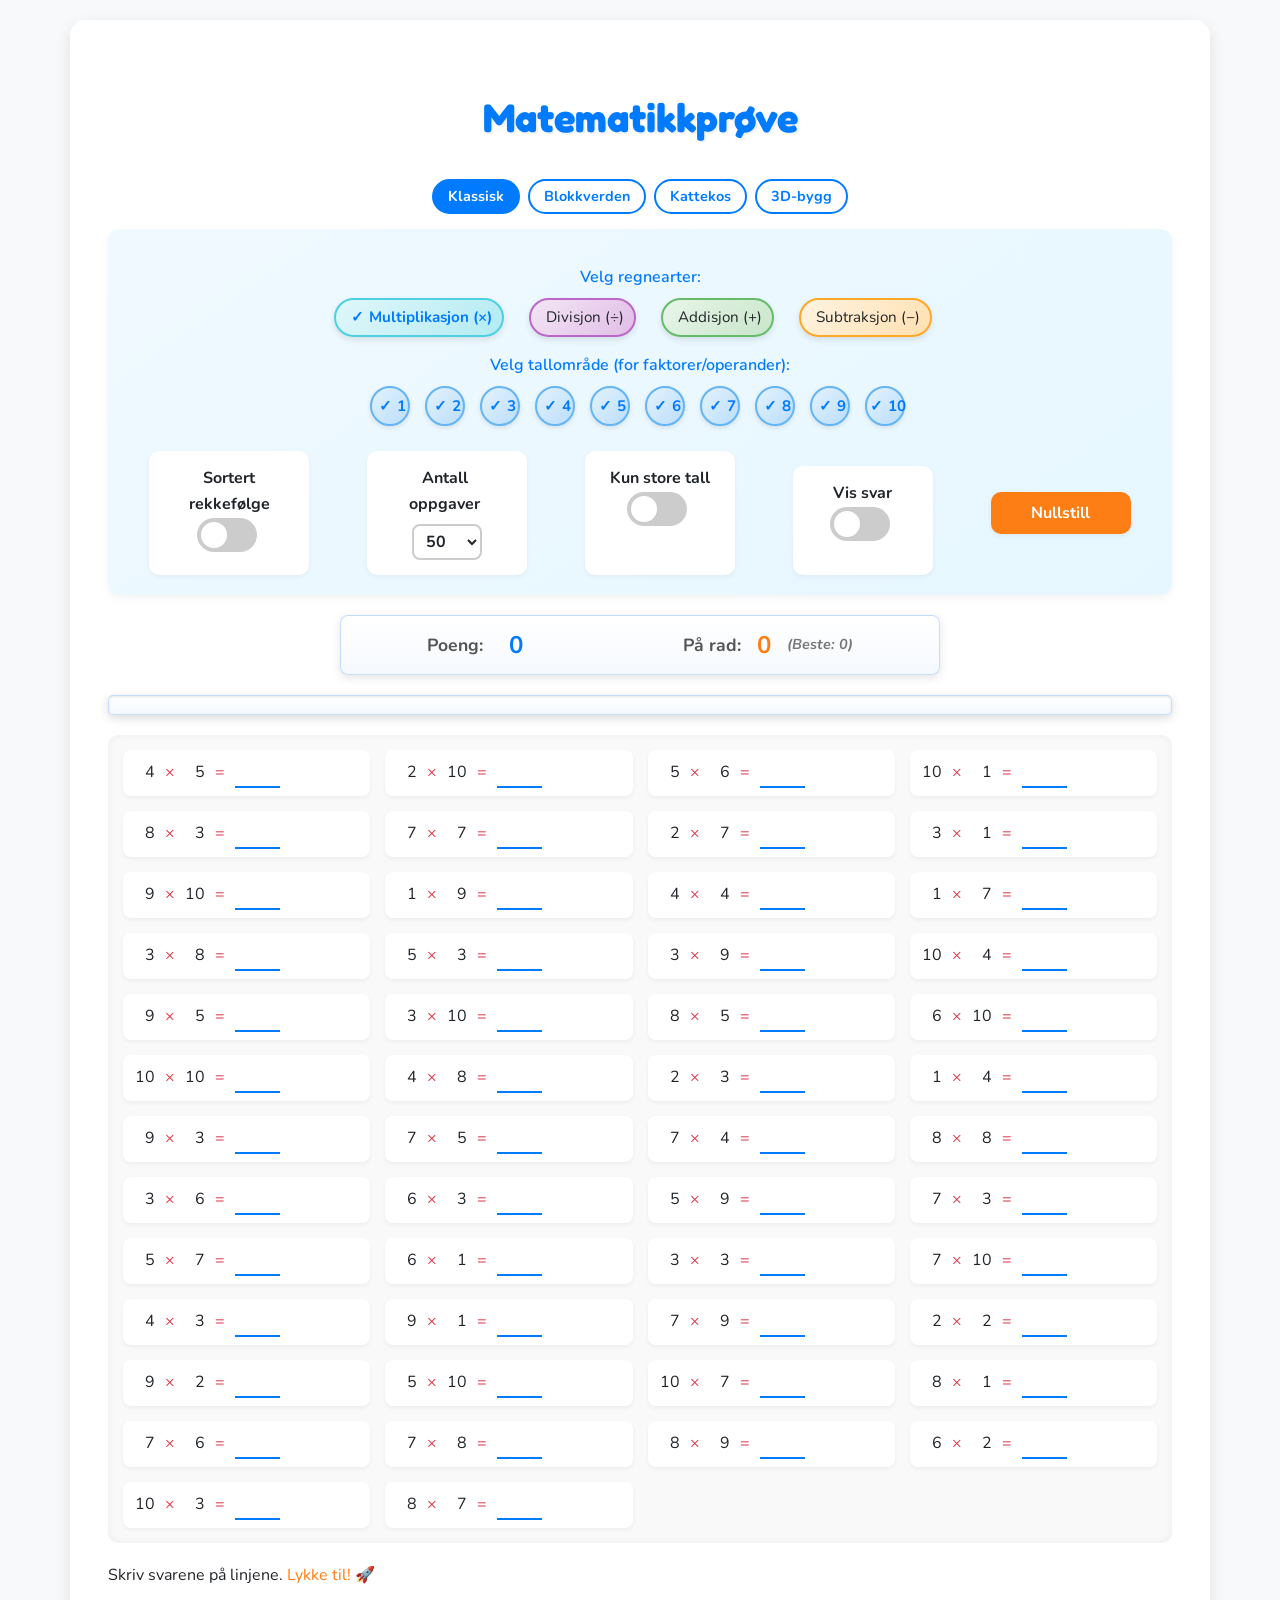
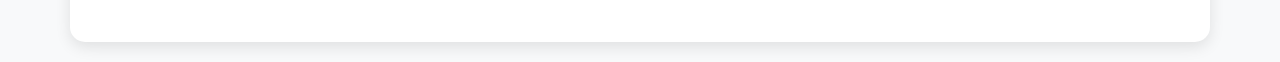
<file: index.html>
<!DOCTYPE html>
<html lang="no">
<head>
    <meta charset="UTF-8">
    <meta name="viewport" content="width=device-width, initial-scale=1.0">
    <title>Gangetabellen</title>
    <!-- Entry point: send the visitor to the design they picked last (default: classic). -->
    <noscript><meta http-equiv="refresh" content="0; url=index-classic.html"></noscript>
    <script src="js/theme.js"></script>
    <script>location.replace(getSavedTheme().page);</script>
</head>
<body>
    <noscript><p><a href="index-classic.html">Åpne Gangetabellen</a></p></noscript>
</body>
</html>
</file>
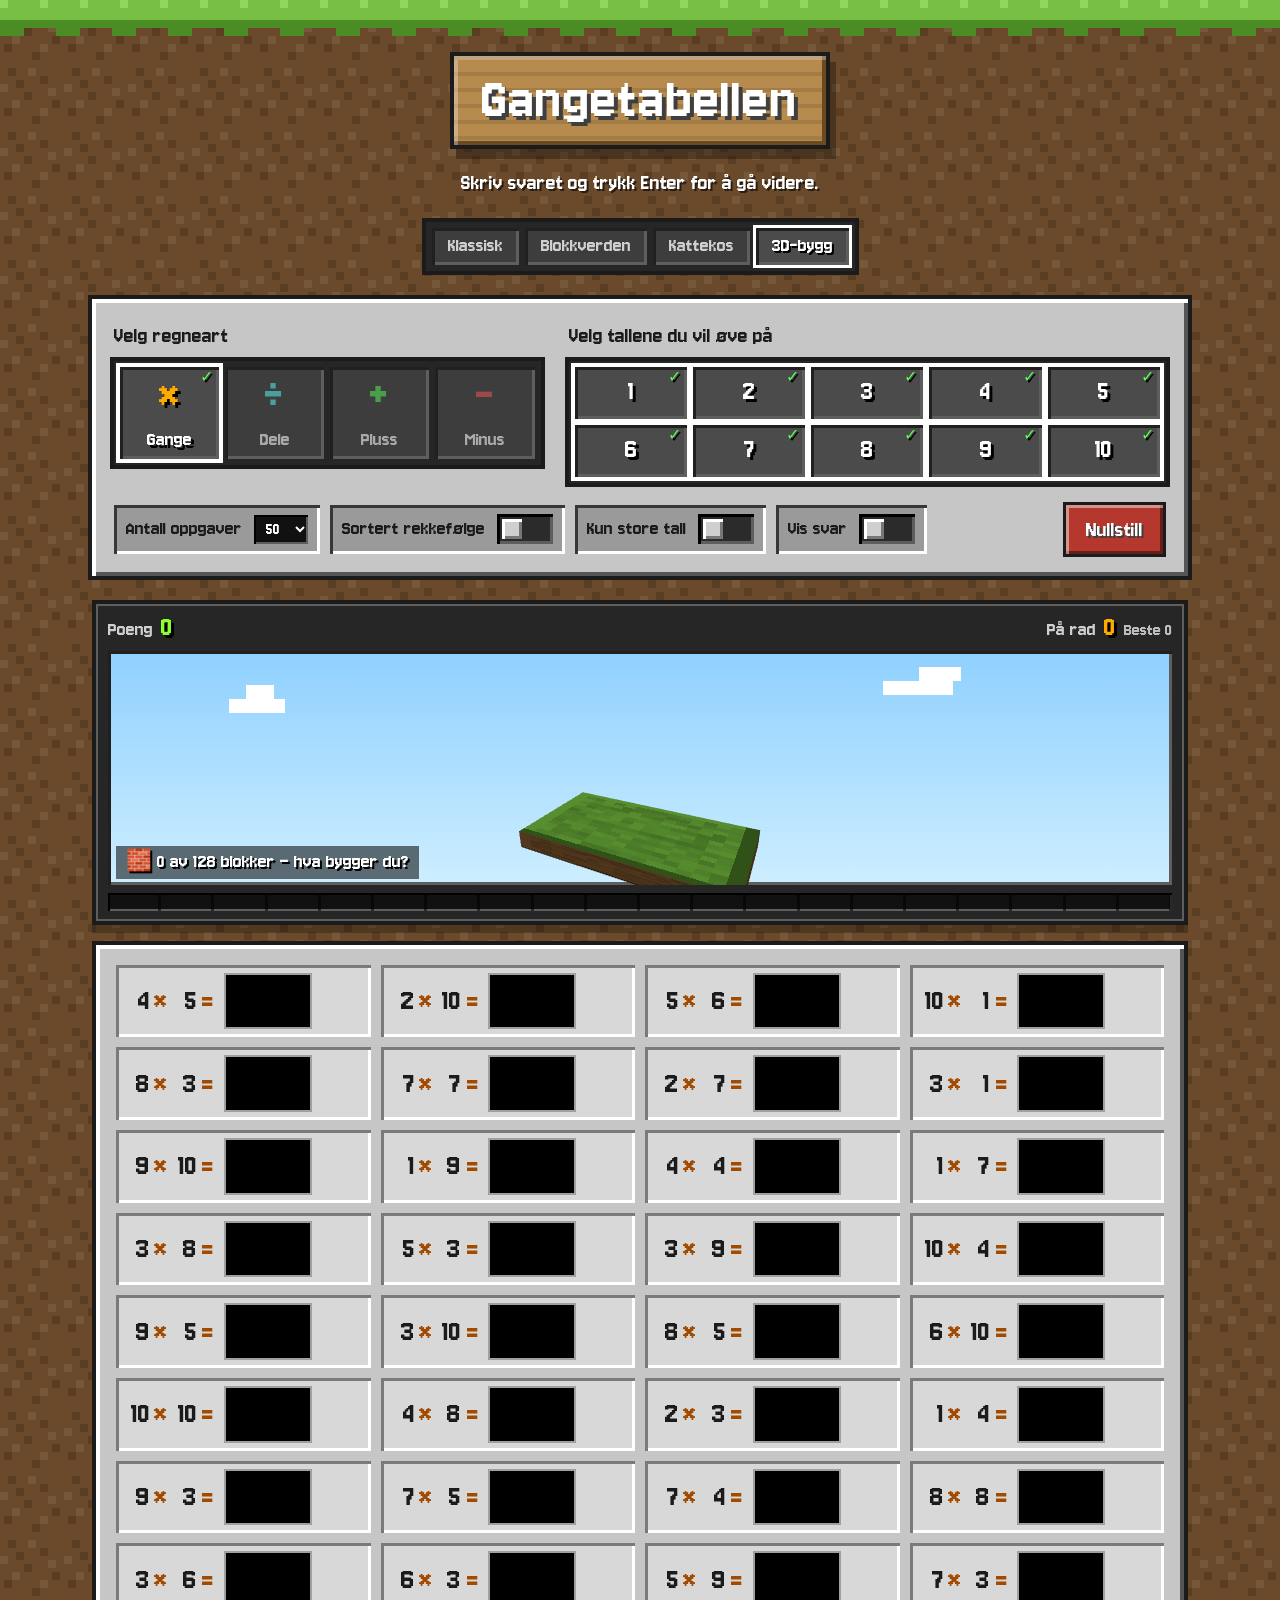
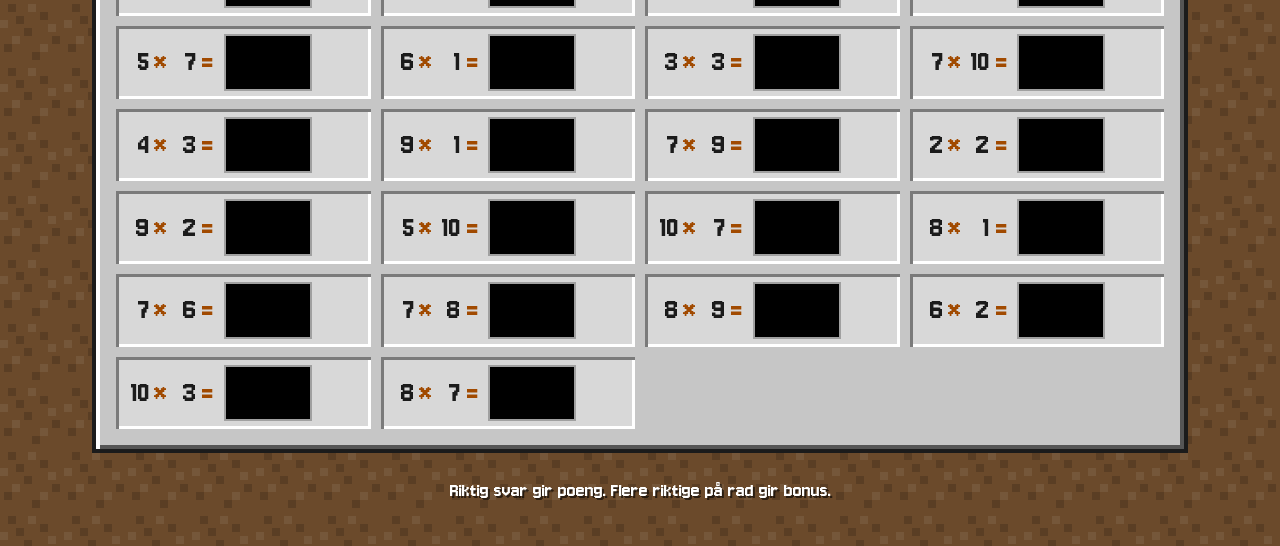
<file: index-build.html>
<!DOCTYPE html>
<html lang="no">
<head>
    <meta charset="UTF-8">
    <meta name="viewport" content="width=device-width, initial-scale=1.0">
    <meta name="theme-color" content="#4c8c25">
    <title>Gangetabellen</title>
    <link rel="preconnect" href="https://fonts.googleapis.com">
    <link rel="preconnect" href="https://fonts.gstatic.com" crossorigin>
    <link href="https://fonts.googleapis.com/css2?family=Jersey+10&display=swap" rel="stylesheet">
    <link rel="stylesheet" href="css/minecraft.css?v=2">
    <link rel="stylesheet" href="css/build.css?v=1">
</head>
<body data-theme="build">

    <div class="container">

        <header class="hero">
            <h1 class="sign">Gangetabellen</h1>
            <p class="hero-hint">Skriv svaret og trykk Enter for å gå videre.</p>
            <nav class="theme-switcher no-print" id="theme-switcher"></nav>
        </header>

        <!-- Settings: the hotbar picks the kind of math, the slots pick the numbers -->
        <section class="panel controls" aria-label="Innstillinger">
            <div class="pickers">
                <div class="picker operation-selection">
                    <h2 class="group-title">Velg regneart</h2>
                    <div class="hotbar">
                        <label class="slot op-multiply">
                            <input type="checkbox" name="operation_type" value="multiply" checked onchange="onConfigChange(this)">
                            <span class="slot-face"><b class="sym" aria-hidden="true">×</b><span class="slot-name">Gange</span></span>
                        </label>
                        <label class="slot op-divide">
                            <input type="checkbox" name="operation_type" value="divide" onchange="onConfigChange(this)">
                            <span class="slot-face"><b class="sym" aria-hidden="true">÷</b><span class="slot-name">Dele</span></span>
                        </label>
                        <label class="slot op-add">
                            <input type="checkbox" name="operation_type" value="add" onchange="onConfigChange(this)">
                            <span class="slot-face"><b class="sym" aria-hidden="true">+</b><span class="slot-name">Pluss</span></span>
                        </label>
                        <label class="slot op-subtract">
                            <input type="checkbox" name="operation_type" value="subtract" onchange="onConfigChange(this)">
                            <span class="slot-face"><b class="sym" aria-hidden="true">−</b><span class="slot-name">Minus</span></span>
                        </label>
                    </div>
                </div>

                <div class="picker number-selection">
                    <h2 class="group-title">Velg tallene du vil øve på</h2>
                    <div class="numbers">
                        <label class="slot"><input type="checkbox" name="a_number" value="1" checked onchange="onConfigChange(this)"><span class="slot-face">1</span></label>
                        <label class="slot"><input type="checkbox" name="a_number" value="2" checked onchange="onConfigChange(this)"><span class="slot-face">2</span></label>
                        <label class="slot"><input type="checkbox" name="a_number" value="3" checked onchange="onConfigChange(this)"><span class="slot-face">3</span></label>
                        <label class="slot"><input type="checkbox" name="a_number" value="4" checked onchange="onConfigChange(this)"><span class="slot-face">4</span></label>
                        <label class="slot"><input type="checkbox" name="a_number" value="5" checked onchange="onConfigChange(this)"><span class="slot-face">5</span></label>
                        <label class="slot"><input type="checkbox" name="a_number" value="6" checked onchange="onConfigChange(this)"><span class="slot-face">6</span></label>
                        <label class="slot"><input type="checkbox" name="a_number" value="7" checked onchange="onConfigChange(this)"><span class="slot-face">7</span></label>
                        <label class="slot"><input type="checkbox" name="a_number" value="8" checked onchange="onConfigChange(this)"><span class="slot-face">8</span></label>
                        <label class="slot"><input type="checkbox" name="a_number" value="9" checked onchange="onConfigChange(this)"><span class="slot-face">9</span></label>
                        <label class="slot"><input type="checkbox" name="a_number" value="10" checked onchange="onConfigChange(this)"><span class="slot-face">10</span></label>
                    </div>
                </div>
            </div>

            <div class="toggles-container">
                <div class="toggle-container">
                    <label class="toggle-label" for="problem-count">Antall oppgaver</label>
                    <select id="problem-count" class="count-select" onchange="onConfigChange(this)">
                        <option value="10">10</option>
                        <option value="25">25</option>
                        <option value="50" selected>50</option>
                        <option value="100">100</option>
                    </select>
                </div>
                <div class="toggle-container">
                    <span class="toggle-label">Sortert rekkefølge</span>
                    <label class="toggle-switch">
                        <input type="checkbox" id="order-toggle" onchange="onConfigChange(this)">
                        <span class="slider"></span>
                    </label>
                </div>
                <div class="toggle-container">
                    <span class="toggle-label" id="large-numbers-label">Kun store tall</span>
                    <label class="toggle-switch">
                        <input type="checkbox" id="large-numbers-toggle" onchange="onConfigChange(this)">
                        <span class="slider"></span>
                    </label>
                </div>
                <div class="toggle-container show-answers">
                    <span class="toggle-label" id="show-answers-label">Vis svar</span>
                    <label class="toggle-switch">
                        <input type="checkbox" id="show-results" onchange="onConfigChange(this)">
                        <span class="slider"></span>
                    </label>
                </div>
                <button type="button" id="clear-btn" class="mc-btn clear-button no-print" onclick="clearTest()">Nullstill</button>
            </div>
        </section>

        <!-- Sticky HUD: score and streak on top, XP-style progress bar below -->
        <div class="progress-container no-print" id="progress-container">
            <div class="gamification-panel no-print" id="gamification-panel" style="display: none;">
                <div class="points-container">
                    <span class="points-label">Poeng</span>
                    <span class="points-value" id="points-display">0</span>
                </div>
                <div class="streak-container">
                    <span class="streak-label">På rad</span>
                    <span class="streak-value" id="streak-display">0</span>
                    <span class="highest-streak">Beste <span id="highest-streak">0</span></span>
                </div>
            </div>
            <!-- 3D stage: every correct answer drops a block onto the picture being built -->
            <div class="build-stage" id="build-stage">
                <canvas id="build-canvas" aria-label="3D-bygg som vokser for hvert riktige svar" role="img"></canvas>
                <p class="build-caption" id="build-caption" aria-live="polite"></p>
            </div>
            <div class="xp-track">
                <div class="progress-bar" id="progress-bar"></div>
            </div>
        </div>

        <main class="problems-list panel" id="problems-list">
            <!-- Problems will be generated here via JavaScript -->
        </main>

        <footer class="footer">
            <p>Riktig svar gir poeng. Flere riktige på rad gir bonus.</p>
        </footer>

        <!-- Summary Modal -->
        <div id="summary-modal" class="modal no-print" role="dialog" aria-modal="true" aria-labelledby="summary-title">
            <div class="modal-content panel">
                <button type="button" class="close-button" id="summary-close" aria-label="Lukk">×</button>
                <h2 id="summary-title">Oppsummering</h2>
                <div class="summary-stats">
                    <div class="summary-item item-points">
                        <span class="summary-label">Total poengsum</span>
                        <span id="summary-points" class="summary-value">0</span>
                    </div>
                    <div class="summary-item">
                        <span class="summary-label">Tid brukt</span>
                        <span id="summary-time" class="summary-value">0 sekunder</span>
                    </div>
                    <div class="summary-item">
                        <span class="summary-label">Riktige svar</span>
                        <span id="summary-correct" class="summary-value">0 av 0</span>
                    </div>
                    <div class="summary-item">
                        <span class="summary-label">Høyeste streak</span>
                        <span id="summary-streak" class="summary-value">0</span>
                    </div>
                </div>
                <p class="summary-build" id="summary-build"></p>
                <div class="practice-buttons">
                    <button type="button" id="restart-button" class="mc-btn mc-btn-go restart-button">Prøv igjen</button>
                    <button type="button" id="practice-button" class="mc-btn mc-btn-gold practice-button">Bli enda bedre! 💪</button>
                </div>
            </div>
        </div>
    </div>

    <script src="js/config.js"></script>
    <script src="js/clock.js"></script>
    <script src="js/problems.js"></script>
    <script src="js/layout.js"></script>
    <script src="js/render.js"></script>
    <script src="js/game.js"></script>
    <script src="js/answers.js"></script>
    <script src="js/controls.js"></script>
    <script src="js/summary.js"></script>
    <script src="js/persistence.js"></script>
    <script src="js/vendor/three.min.js"></script>
    <script src="js/build3d.js"></script>
    <script src="js/theme.js"></script>
    <script src="js/main.js"></script>
</body>
</html>
</file>
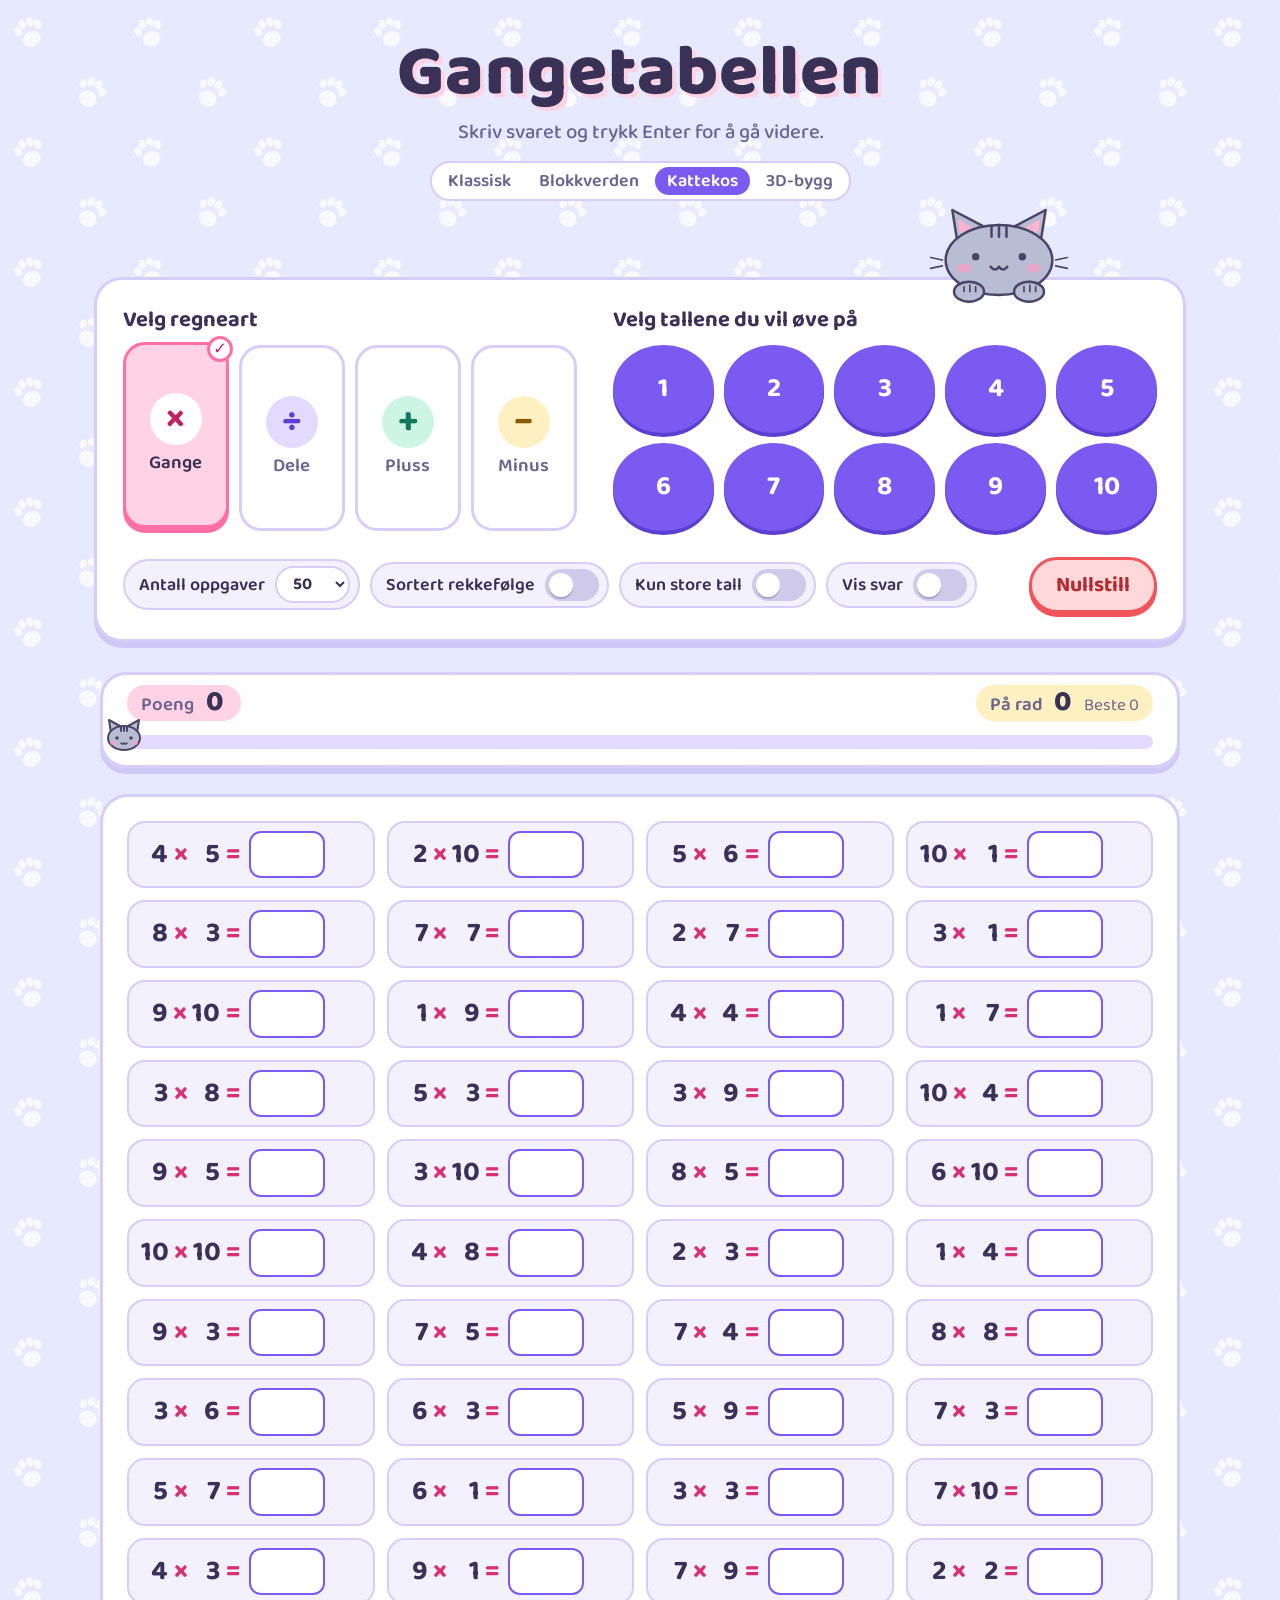
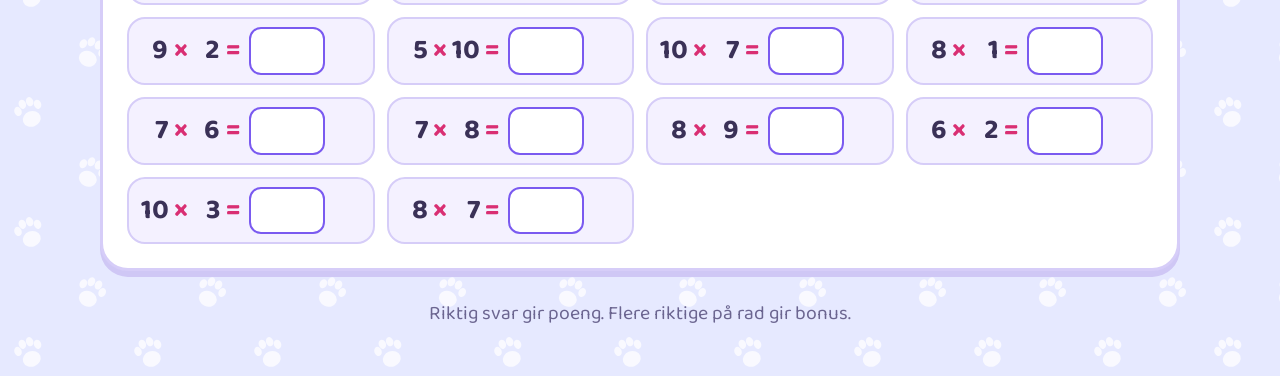
<file: index-cat.html>
<!DOCTYPE html>
<html lang="no">
<head>
    <meta charset="UTF-8">
    <meta name="viewport" content="width=device-width, initial-scale=1.0">
    <meta name="theme-color" content="#e6e9ff">
    <title>Gangetabellen</title>
    <link rel="preconnect" href="https://fonts.googleapis.com">
    <link rel="preconnect" href="https://fonts.gstatic.com" crossorigin>
    <link href="https://fonts.googleapis.com/css2?family=Baloo+2:wght@500;600;700;800&display=swap" rel="stylesheet">
    <link rel="stylesheet" href="css/cat.css?v=2">
</head>
<body data-theme="cat">

    <div class="container">

        <header class="hero">
            <h1 class="title">Gangetabellen</h1>
            <p class="hero-hint">Skriv svaret og trykk Enter for å gå videre.</p>
            <nav class="theme-switcher no-print" id="theme-switcher"></nav>
        </header>

        <!-- Settings: sticker chips pick the kind of math, bubbles pick the numbers -->
        <section class="panel controls" aria-label="Innstillinger">
            <!-- An original chubby tabby peeking over the panel -->
            <svg class="peek-cat" viewBox="0 0 180 100" aria-hidden="true" focusable="false">
                <g stroke="#4a4468" stroke-width="3" stroke-linejoin="round" stroke-linecap="round">
                    <path d="M40 44 L34 6 L72 26 Z" fill="#b8bdd3"/>
                    <path d="M140 44 L146 6 L108 26 Z" fill="#b8bdd3"/>
                    <path d="M43 34 L41 17 L58 27 Z" fill="#ffb3cf" stroke="none"/>
                    <path d="M137 34 L139 17 L122 27 Z" fill="#ffb3cf" stroke="none"/>
                    <ellipse cx="90" cy="66" rx="64" ry="42" fill="#b8bdd3"/>
                    <path d="M81 26 v12 M90 24 v14 M99 26 v12" fill="none"/>
                    <path d="M80 74 q5 7 10 0 q5 7 10 0" fill="none"/>
                    <path d="M22 66 l-14 -3 M22 73 l-14 3 M158 66 l14 -3 M158 73 l14 3" fill="none" stroke-width="2"/>
                    <ellipse cx="54" cy="104" rx="18" ry="12" fill="#b8bdd3"/>
                    <ellipse cx="126" cy="104" rx="18" ry="12" fill="#b8bdd3"/>
                    <path d="M48 98 v6 M55 96 v8 M62 98 v6 M120 98 v6 M127 96 v8 M134 98 v6" fill="none" stroke-width="2"/>
                </g>
                <circle cx="62" cy="62" r="4.5" fill="#4a4468"/>
                <circle cx="118" cy="62" r="4.5" fill="#4a4468"/>
                <ellipse cx="48" cy="76" rx="9" ry="5.5" fill="#ff9cc2" fill-opacity=".7"/>
                <ellipse cx="132" cy="76" rx="9" ry="5.5" fill="#ff9cc2" fill-opacity=".7"/>
            </svg>

            <div class="pickers">
                <div class="picker operation-selection">
                    <h2 class="group-title">Velg regneart</h2>
                    <div class="chips">
                        <label class="chip op-multiply">
                            <input type="checkbox" name="operation_type" value="multiply" checked onchange="onConfigChange(this)">
                            <span class="chip-face"><b class="sym" aria-hidden="true">×</b><span class="chip-name">Gange</span></span>
                        </label>
                        <label class="chip op-divide">
                            <input type="checkbox" name="operation_type" value="divide" onchange="onConfigChange(this)">
                            <span class="chip-face"><b class="sym" aria-hidden="true">÷</b><span class="chip-name">Dele</span></span>
                        </label>
                        <label class="chip op-add">
                            <input type="checkbox" name="operation_type" value="add" onchange="onConfigChange(this)">
                            <span class="chip-face"><b class="sym" aria-hidden="true">+</b><span class="chip-name">Pluss</span></span>
                        </label>
                        <label class="chip op-subtract">
                            <input type="checkbox" name="operation_type" value="subtract" onchange="onConfigChange(this)">
                            <span class="chip-face"><b class="sym" aria-hidden="true">−</b><span class="chip-name">Minus</span></span>
                        </label>
                    </div>
                </div>

                <div class="picker number-selection">
                    <h2 class="group-title">Velg tallene du vil øve på</h2>
                    <div class="bubbles">
                        <label class="bubble"><input type="checkbox" name="a_number" value="1" checked onchange="onConfigChange(this)"><span class="bubble-face">1</span></label>
                        <label class="bubble"><input type="checkbox" name="a_number" value="2" checked onchange="onConfigChange(this)"><span class="bubble-face">2</span></label>
                        <label class="bubble"><input type="checkbox" name="a_number" value="3" checked onchange="onConfigChange(this)"><span class="bubble-face">3</span></label>
                        <label class="bubble"><input type="checkbox" name="a_number" value="4" checked onchange="onConfigChange(this)"><span class="bubble-face">4</span></label>
                        <label class="bubble"><input type="checkbox" name="a_number" value="5" checked onchange="onConfigChange(this)"><span class="bubble-face">5</span></label>
                        <label class="bubble"><input type="checkbox" name="a_number" value="6" checked onchange="onConfigChange(this)"><span class="bubble-face">6</span></label>
                        <label class="bubble"><input type="checkbox" name="a_number" value="7" checked onchange="onConfigChange(this)"><span class="bubble-face">7</span></label>
                        <label class="bubble"><input type="checkbox" name="a_number" value="8" checked onchange="onConfigChange(this)"><span class="bubble-face">8</span></label>
                        <label class="bubble"><input type="checkbox" name="a_number" value="9" checked onchange="onConfigChange(this)"><span class="bubble-face">9</span></label>
                        <label class="bubble"><input type="checkbox" name="a_number" value="10" checked onchange="onConfigChange(this)"><span class="bubble-face">10</span></label>
                    </div>
                </div>
            </div>

            <div class="toggles-container">
                <div class="toggle-container">
                    <label class="toggle-label" for="problem-count">Antall oppgaver</label>
                    <select id="problem-count" class="count-select" onchange="onConfigChange(this)">
                        <option value="10">10</option>
                        <option value="25">25</option>
                        <option value="50" selected>50</option>
                        <option value="100">100</option>
                    </select>
                </div>
                <div class="toggle-container">
                    <span class="toggle-label">Sortert rekkefølge</span>
                    <label class="toggle-switch">
                        <input type="checkbox" id="order-toggle" onchange="onConfigChange(this)">
                        <span class="slider"></span>
                    </label>
                </div>
                <div class="toggle-container">
                    <span class="toggle-label" id="large-numbers-label">Kun store tall</span>
                    <label class="toggle-switch">
                        <input type="checkbox" id="large-numbers-toggle" onchange="onConfigChange(this)">
                        <span class="slider"></span>
                    </label>
                </div>
                <div class="toggle-container show-answers">
                    <span class="toggle-label" id="show-answers-label">Vis svar</span>
                    <label class="toggle-switch">
                        <input type="checkbox" id="show-results" onchange="onConfigChange(this)">
                        <span class="slider"></span>
                    </label>
                </div>
                <button type="button" id="clear-btn" class="pill-btn clear-button no-print" onclick="clearTest()">Nullstill</button>
            </div>
        </section>

        <!-- Sticky HUD: score and streak, and a path where a little cat walks as you progress -->
        <div class="progress-container no-print" id="progress-container">
            <div class="gamification-panel no-print" id="gamification-panel" style="display: none;">
                <div class="points-container">
                    <span class="points-label">Poeng</span>
                    <span class="points-value" id="points-display">0</span>
                </div>
                <div class="streak-container">
                    <span class="streak-label">På rad</span>
                    <span class="streak-value" id="streak-display">0</span>
                    <span class="highest-streak">Beste <span id="highest-streak">0</span></span>
                </div>
            </div>
            <div class="walk-track">
                <div class="progress-bar" id="progress-bar"></div>
            </div>
        </div>

        <main class="problems-list panel" id="problems-list">
            <!-- Problems will be generated here via JavaScript -->
        </main>

        <footer class="footer">
            <p>Riktig svar gir poeng. Flere riktige på rad gir bonus.</p>
        </footer>

        <!-- Summary Modal -->
        <div id="summary-modal" class="modal no-print" role="dialog" aria-modal="true" aria-labelledby="summary-title">
            <div class="modal-content panel">
                <button type="button" class="close-button" id="summary-close" aria-label="Lukk">×</button>
                <h2 id="summary-title">Oppsummering</h2>
                <div class="summary-stats">
                    <div class="summary-item item-points">
                        <span class="summary-label">Total poengsum</span>
                        <span id="summary-points" class="summary-value">0</span>
                    </div>
                    <div class="summary-item item-time">
                        <span class="summary-label">Tid brukt</span>
                        <span id="summary-time" class="summary-value">0 sekunder</span>
                    </div>
                    <div class="summary-item item-correct">
                        <span class="summary-label">Riktige svar</span>
                        <span id="summary-correct" class="summary-value">0 av 0</span>
                    </div>
                    <div class="summary-item item-streak">
                        <span class="summary-label">Høyeste streak</span>
                        <span id="summary-streak" class="summary-value">0</span>
                    </div>
                </div>
                <div class="practice-buttons">
                    <button type="button" id="restart-button" class="pill-btn pill-btn-mint restart-button">Prøv igjen</button>
                    <button type="button" id="practice-button" class="pill-btn pill-btn-butter practice-button">Bli enda bedre! 💪</button>
                </div>
            </div>
        </div>
    </div>

    <script src="js/config.js"></script>
    <script src="js/clock.js"></script>
    <script src="js/problems.js"></script>
    <script src="js/layout.js"></script>
    <script src="js/render.js"></script>
    <script src="js/game.js"></script>
    <script src="js/answers.js"></script>
    <script src="js/controls.js"></script>
    <script src="js/summary.js"></script>
    <script src="js/persistence.js"></script>
    <script src="js/theme.js"></script>
    <script src="js/main.js"></script>
</body>
</html>
</file>
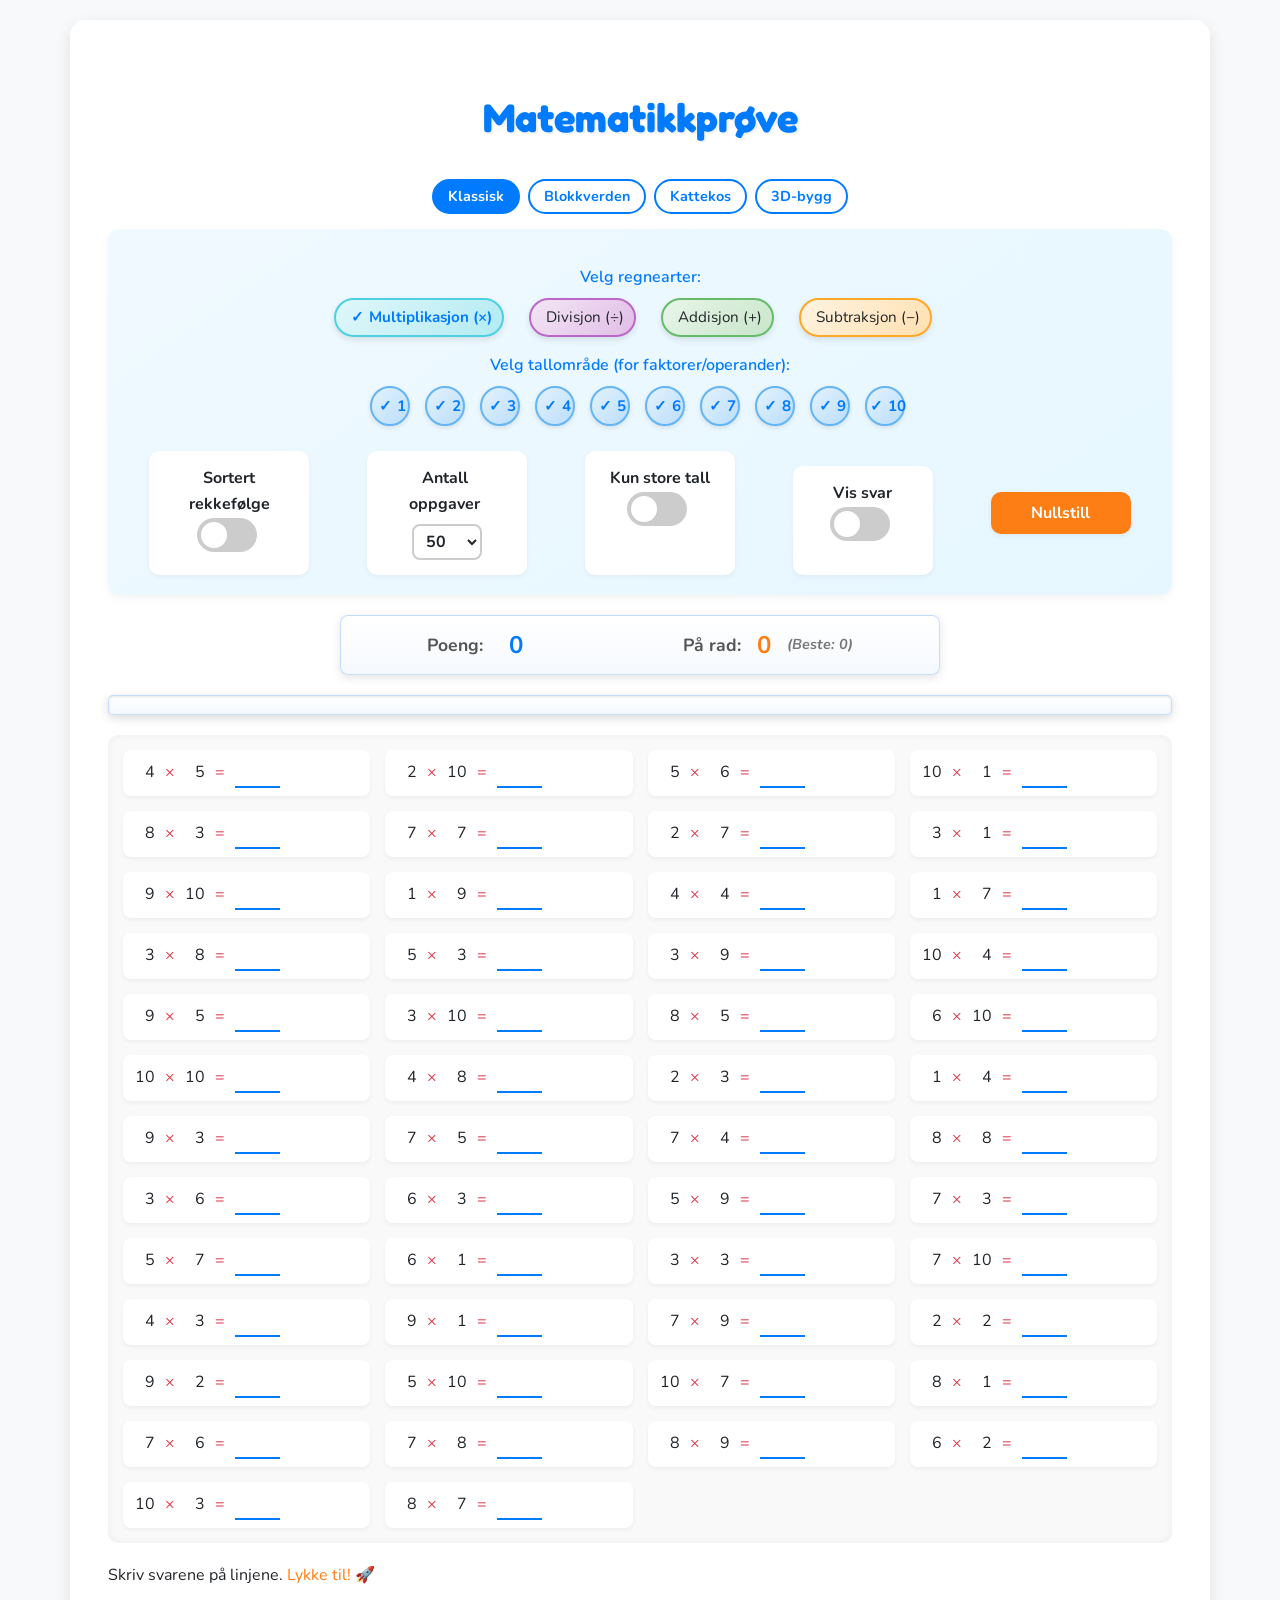
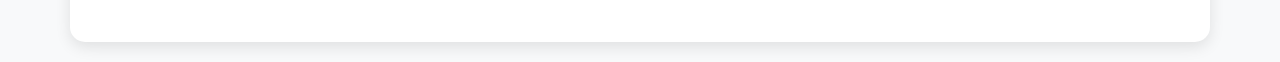
<file: index-classic.html>
<!DOCTYPE html>
<html lang="no">
<head>
    <meta charset="UTF-8">
    <meta name="viewport" content="width=device-width, initial-scale=1.0">
    <title>Matematikkprøve</title>
    <!-- Google Fonts for kid-friendly typography -->
    <link rel="preconnect" href="https://fonts.googleapis.com">
    <link rel="preconnect" href="https://fonts.gstatic.com" crossorigin>
    <link href="https://fonts.googleapis.com/css2?family=Nunito:wght@400;600;700&family=Fredoka+One&display=swap" rel="stylesheet">
    <link rel="stylesheet" href="css/style.css?v=2">
</head>
<body data-theme="classic">

    <div class="container">

        <h1>Matematikkprøve</h1>
        <nav class="theme-switcher no-print" id="theme-switcher"></nav>
        <div class="controls">
            <div class="operation-selection">
                <p>Velg regnearter:</p>
                <div>
                    <label>
                        <input type="checkbox" name="operation_type" value="multiply" checked onchange="onConfigChange(this)">
                        <span>Multiplikasjon (×)</span>
                    </label>
                    <label>
                        <input type="checkbox" name="operation_type" value="divide" onchange="onConfigChange(this)">
                        <span>Divisjon (÷)</span>
                    </label>
                    <label>
                        <input type="checkbox" name="operation_type" value="add" onchange="onConfigChange(this)">
                        <span>Addisjon (+)</span>
                    </label>
                    <label>
                        <input type="checkbox" name="operation_type" value="subtract" onchange="onConfigChange(this)">
                        <span>Subtraksjon (−)</span>
                    </label>
                </div>
            </div>
            <div class="number-selection">
                <p>Velg tallområde (for faktorer/operander):</p>
                <div>
                    <label>
                        <input type="checkbox" name="a_number" value="1" checked onchange="onConfigChange(this)">
                        <span>1</span>
                    </label>
                    <label>
                        <input type="checkbox" name="a_number" value="2" checked onchange="onConfigChange(this)">
                        <span>2</span>
                    </label>
                    <label>
                        <input type="checkbox" name="a_number" value="3" checked onchange="onConfigChange(this)">
                        <span>3</span>
                    </label>
                    <label>
                        <input type="checkbox" name="a_number" value="4" checked onchange="onConfigChange(this)">
                        <span>4</span>
                    </label>
                    <label>
                        <input type="checkbox" name="a_number" value="5" checked onchange="onConfigChange(this)">
                        <span>5</span>
                    </label>
                    <label>
                        <input type="checkbox" name="a_number" value="6" checked onchange="onConfigChange(this)">
                        <span>6</span>
                    </label>
                    <label>
                        <input type="checkbox" name="a_number" value="7" checked onchange="onConfigChange(this)">
                        <span>7</span>
                    </label>
                    <label>
                        <input type="checkbox" name="a_number" value="8" checked onchange="onConfigChange(this)">
                        <span>8</span>
                    </label>
                    <label>
                        <input type="checkbox" name="a_number" value="9" checked onchange="onConfigChange(this)">
                        <span>9</span>
                    </label>
                    <label>
                        <input type="checkbox" name="a_number" value="10" checked onchange="onConfigChange(this)">
                        <span>10</span>
                    </label>
                </div>
            </div>
            <div class="toggles-container">
                <div class="toggle-container">
                    <span class="toggle-label">Sortert rekkefølge</span>
                    <label class="toggle-switch">
                        <input type="checkbox" id="order-toggle" onchange="onConfigChange(this)">
                        <span class="slider"></span>
                    </label>
                </div>
                <div class="toggle-container">
                    <label class="toggle-label" for="problem-count">Antall oppgaver</label>
                    <select id="problem-count" class="count-select" onchange="onConfigChange(this)">
                        <option value="10">10</option>
                        <option value="25">25</option>
                        <option value="50" selected>50</option>
                        <option value="100">100</option>
                    </select>
                </div>
                <div class="toggle-container">
                    <span class="toggle-label" id="large-numbers-label">Kun store tall</span>
                    <label class="toggle-switch">
                        <input type="checkbox" id="large-numbers-toggle" onchange="onConfigChange(this)">
                        <span class="slider"></span>
                    </label>
                </div>
                <div class="toggle-container show-answers">
                    <span class="toggle-label" id="show-answers-label">Vis svar</span>
                    <label class="toggle-switch">
                        <input type="checkbox" id="show-results" onchange="onConfigChange(this)">
                        <span class="slider"></span>
                    </label>
                </div>
                <button type="button" id="clear-btn" class="clear-button no-print" onclick="clearTest()">Nullstill</button>
                <!-- Hidden input for interactive mode, always checked -->
                <input type="checkbox" id="interactive-mode" checked style="display: none;">
            </div>
        </div>
        <div class="gamification-panel no-print" id="gamification-panel" style="display: none;">
            <div class="points-container">
                <span class="points-label">Poeng:</span>
                <span class="points-value" id="points-display">0</span>
            </div>
            <div class="streak-container">
                <span class="streak-label">På rad:</span>
                <span class="streak-value" id="streak-display">0</span>
                <span class="highest-streak">(Beste: <span id="highest-streak">0</span>)</span>
            </div>
        </div>
        <div class="progress-container no-print" id="progress-container">
            <div class="progress-bar" id="progress-bar"></div>
        </div>
        <div class="problems-list" id="problems-list">
            <!-- Problems will be generated here via JavaScript -->
        </div>
        <div class="footer">
            <p>Skriv svarene på linjene. <span style="color: var(--secondary-color);">Lykke til! 🚀</span></p>
        </div>

        <!-- Summary Modal -->
        <div id="summary-modal" class="modal no-print">
            <div class="modal-content">
                <span class="close-button" id="summary-close">&times;</span>
                <h2>Oppsummering</h2>
                <div class="summary-stats">
                    <div class="summary-item">
                        <span class="summary-label">Total poengsum:</span>
                        <span id="summary-points" class="summary-value">0</span>
                    </div>
                    <div class="summary-item">
                        <span class="summary-label">Tid brukt:</span>
                        <span id="summary-time" class="summary-value">0 sekunder</span>
                    </div>
                    <div class="summary-item">
                        <span class="summary-label">Riktige svar:</span>
                        <span id="summary-correct" class="summary-value">0 av 0</span>
                    </div>
                    <div class="summary-item">
                        <span class="summary-label">Høyeste streak:</span>
                        <span id="summary-streak" class="summary-value">0</span>
                    </div>
                </div>
                <div class="practice-buttons">
                    <button type="button" id="restart-button" class="restart-button">Prøv igjen</button>
                    <button type="button" id="practice-button" class="practice-button">Bli enda bedre! 💪</button>
                </div>
            </div>
        </div>
    </div>

    <script src="js/config.js"></script>
    <script src="js/clock.js"></script>
    <script src="js/problems.js"></script>
    <script src="js/layout.js"></script>
    <script src="js/render.js"></script>
    <script src="js/game.js"></script>
    <script src="js/answers.js"></script>
    <script src="js/controls.js"></script>
    <script src="js/summary.js"></script>
    <script src="js/persistence.js"></script>
    <script src="js/theme.js"></script>
    <script src="js/main.js"></script>
</body>
</html>
</file>
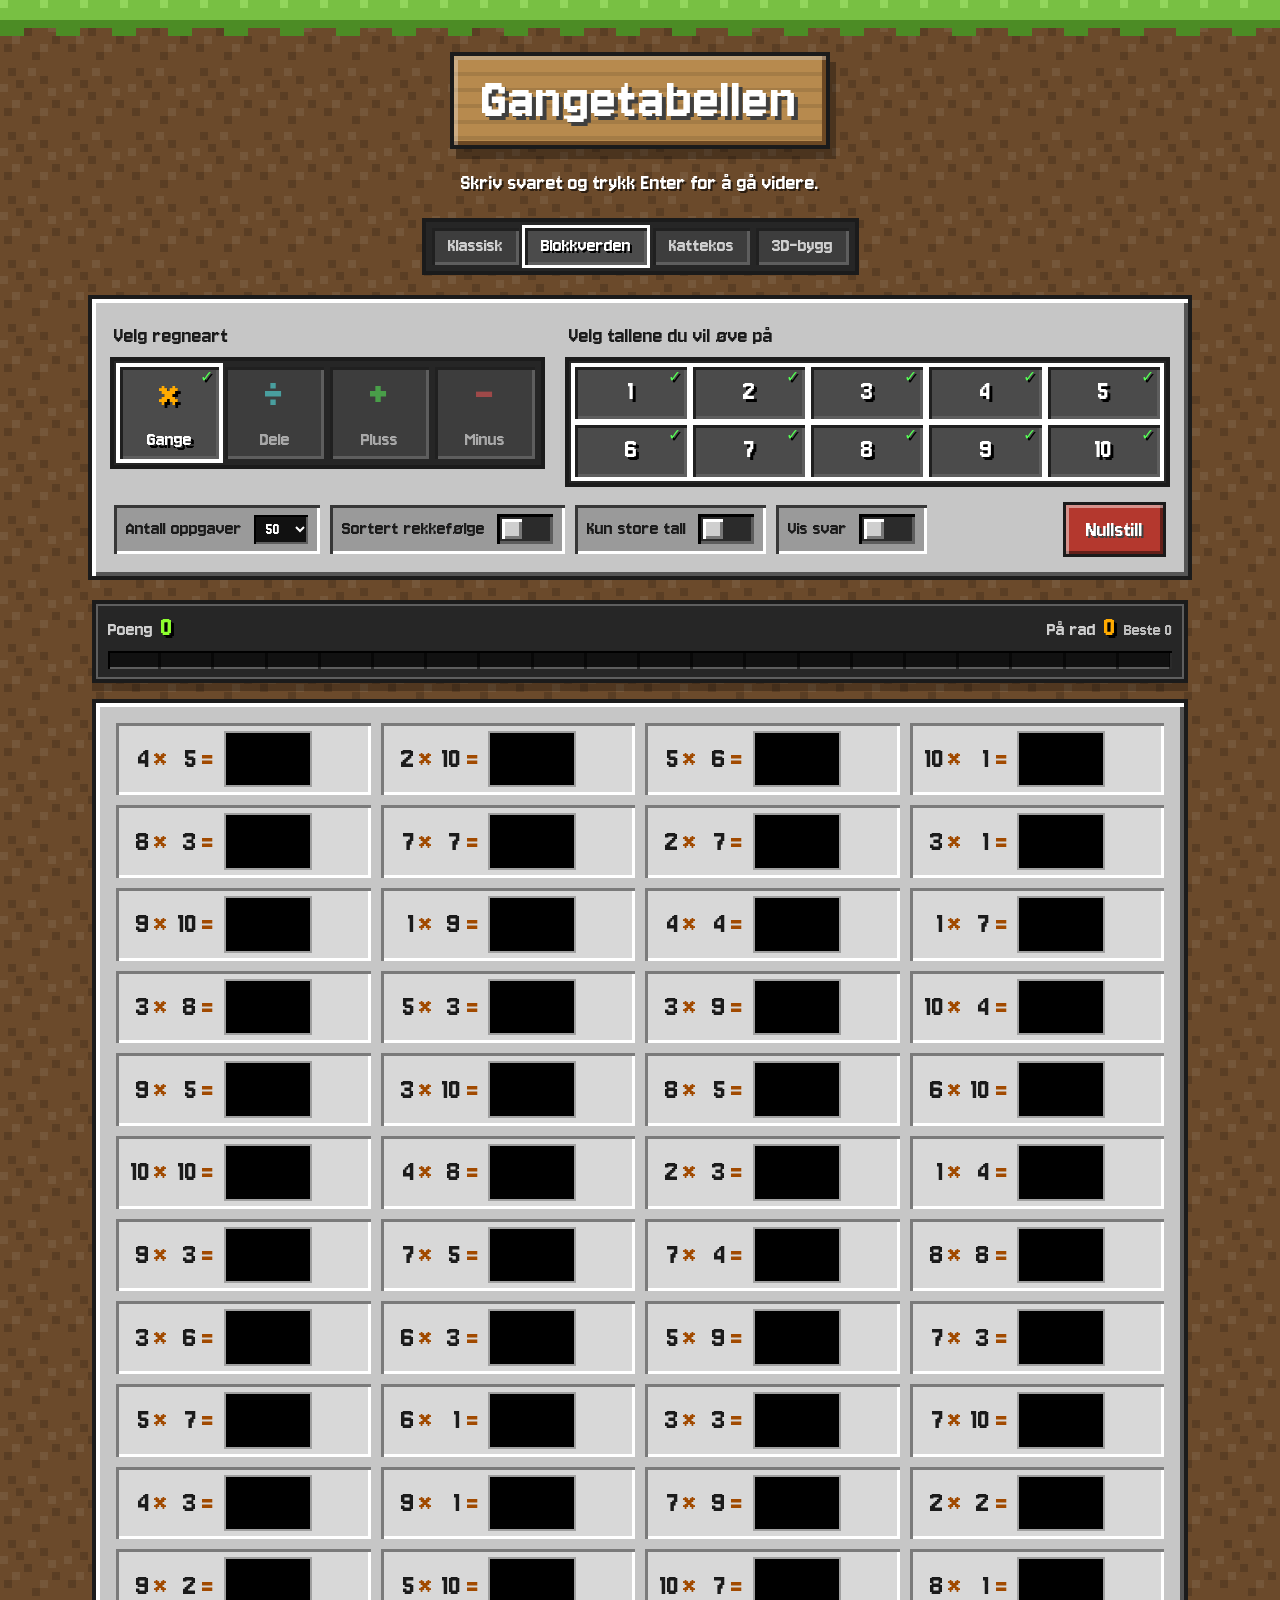
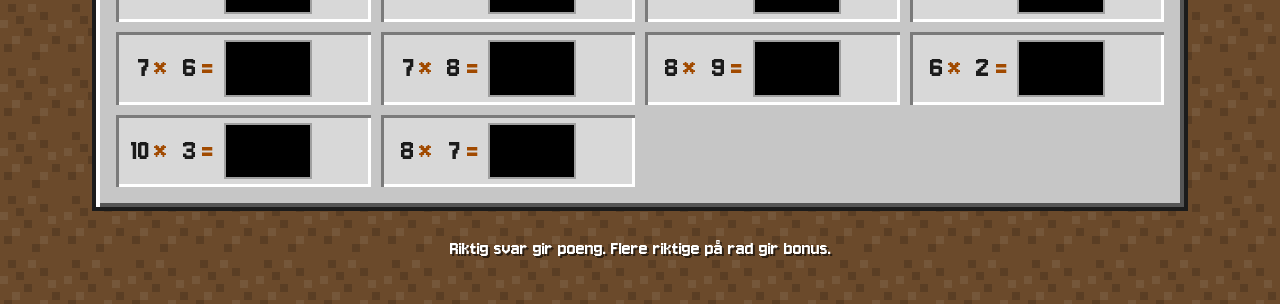
<file: index-minecraft.html>
<!DOCTYPE html>
<html lang="no">
<head>
    <meta charset="UTF-8">
    <meta name="viewport" content="width=device-width, initial-scale=1.0">
    <meta name="theme-color" content="#4c8c25">
    <title>Gangetabellen</title>
    <link rel="preconnect" href="https://fonts.googleapis.com">
    <link rel="preconnect" href="https://fonts.gstatic.com" crossorigin>
    <link href="https://fonts.googleapis.com/css2?family=Jersey+10&display=swap" rel="stylesheet">
    <link rel="stylesheet" href="css/minecraft.css?v=2">
</head>
<body data-theme="minecraft">

    <div class="container">

        <header class="hero">
            <h1 class="sign">Gangetabellen</h1>
            <p class="hero-hint">Skriv svaret og trykk Enter for å gå videre.</p>
            <nav class="theme-switcher no-print" id="theme-switcher"></nav>
        </header>

        <!-- Settings: the hotbar picks the kind of math, the slots pick the numbers -->
        <section class="panel controls" aria-label="Innstillinger">
            <div class="pickers">
                <div class="picker operation-selection">
                    <h2 class="group-title">Velg regneart</h2>
                    <div class="hotbar">
                        <label class="slot op-multiply">
                            <input type="checkbox" name="operation_type" value="multiply" checked onchange="onConfigChange(this)">
                            <span class="slot-face"><b class="sym" aria-hidden="true">×</b><span class="slot-name">Gange</span></span>
                        </label>
                        <label class="slot op-divide">
                            <input type="checkbox" name="operation_type" value="divide" onchange="onConfigChange(this)">
                            <span class="slot-face"><b class="sym" aria-hidden="true">÷</b><span class="slot-name">Dele</span></span>
                        </label>
                        <label class="slot op-add">
                            <input type="checkbox" name="operation_type" value="add" onchange="onConfigChange(this)">
                            <span class="slot-face"><b class="sym" aria-hidden="true">+</b><span class="slot-name">Pluss</span></span>
                        </label>
                        <label class="slot op-subtract">
                            <input type="checkbox" name="operation_type" value="subtract" onchange="onConfigChange(this)">
                            <span class="slot-face"><b class="sym" aria-hidden="true">−</b><span class="slot-name">Minus</span></span>
                        </label>
                    </div>
                </div>

                <div class="picker number-selection">
                    <h2 class="group-title">Velg tallene du vil øve på</h2>
                    <div class="numbers">
                        <label class="slot"><input type="checkbox" name="a_number" value="1" checked onchange="onConfigChange(this)"><span class="slot-face">1</span></label>
                        <label class="slot"><input type="checkbox" name="a_number" value="2" checked onchange="onConfigChange(this)"><span class="slot-face">2</span></label>
                        <label class="slot"><input type="checkbox" name="a_number" value="3" checked onchange="onConfigChange(this)"><span class="slot-face">3</span></label>
                        <label class="slot"><input type="checkbox" name="a_number" value="4" checked onchange="onConfigChange(this)"><span class="slot-face">4</span></label>
                        <label class="slot"><input type="checkbox" name="a_number" value="5" checked onchange="onConfigChange(this)"><span class="slot-face">5</span></label>
                        <label class="slot"><input type="checkbox" name="a_number" value="6" checked onchange="onConfigChange(this)"><span class="slot-face">6</span></label>
                        <label class="slot"><input type="checkbox" name="a_number" value="7" checked onchange="onConfigChange(this)"><span class="slot-face">7</span></label>
                        <label class="slot"><input type="checkbox" name="a_number" value="8" checked onchange="onConfigChange(this)"><span class="slot-face">8</span></label>
                        <label class="slot"><input type="checkbox" name="a_number" value="9" checked onchange="onConfigChange(this)"><span class="slot-face">9</span></label>
                        <label class="slot"><input type="checkbox" name="a_number" value="10" checked onchange="onConfigChange(this)"><span class="slot-face">10</span></label>
                    </div>
                </div>
            </div>

            <div class="toggles-container">
                <div class="toggle-container">
                    <label class="toggle-label" for="problem-count">Antall oppgaver</label>
                    <select id="problem-count" class="count-select" onchange="onConfigChange(this)">
                        <option value="10">10</option>
                        <option value="25">25</option>
                        <option value="50" selected>50</option>
                        <option value="100">100</option>
                    </select>
                </div>
                <div class="toggle-container">
                    <span class="toggle-label">Sortert rekkefølge</span>
                    <label class="toggle-switch">
                        <input type="checkbox" id="order-toggle" onchange="onConfigChange(this)">
                        <span class="slider"></span>
                    </label>
                </div>
                <div class="toggle-container">
                    <span class="toggle-label" id="large-numbers-label">Kun store tall</span>
                    <label class="toggle-switch">
                        <input type="checkbox" id="large-numbers-toggle" onchange="onConfigChange(this)">
                        <span class="slider"></span>
                    </label>
                </div>
                <div class="toggle-container show-answers">
                    <span class="toggle-label" id="show-answers-label">Vis svar</span>
                    <label class="toggle-switch">
                        <input type="checkbox" id="show-results" onchange="onConfigChange(this)">
                        <span class="slider"></span>
                    </label>
                </div>
                <button type="button" id="clear-btn" class="mc-btn clear-button no-print" onclick="clearTest()">Nullstill</button>
            </div>
        </section>

        <!-- Sticky HUD: score and streak on top, XP-style progress bar below -->
        <div class="progress-container no-print" id="progress-container">
            <div class="gamification-panel no-print" id="gamification-panel" style="display: none;">
                <div class="points-container">
                    <span class="points-label">Poeng</span>
                    <span class="points-value" id="points-display">0</span>
                </div>
                <div class="streak-container">
                    <span class="streak-label">På rad</span>
                    <span class="streak-value" id="streak-display">0</span>
                    <span class="highest-streak">Beste <span id="highest-streak">0</span></span>
                </div>
            </div>
            <div class="xp-track">
                <div class="progress-bar" id="progress-bar"></div>
            </div>
        </div>

        <main class="problems-list panel" id="problems-list">
            <!-- Problems will be generated here via JavaScript -->
        </main>

        <footer class="footer">
            <p>Riktig svar gir poeng. Flere riktige på rad gir bonus.</p>
        </footer>

        <!-- Summary Modal -->
        <div id="summary-modal" class="modal no-print" role="dialog" aria-modal="true" aria-labelledby="summary-title">
            <div class="modal-content panel">
                <button type="button" class="close-button" id="summary-close" aria-label="Lukk">×</button>
                <h2 id="summary-title">Oppsummering</h2>
                <div class="summary-stats">
                    <div class="summary-item item-points">
                        <span class="summary-label">Total poengsum</span>
                        <span id="summary-points" class="summary-value">0</span>
                    </div>
                    <div class="summary-item">
                        <span class="summary-label">Tid brukt</span>
                        <span id="summary-time" class="summary-value">0 sekunder</span>
                    </div>
                    <div class="summary-item">
                        <span class="summary-label">Riktige svar</span>
                        <span id="summary-correct" class="summary-value">0 av 0</span>
                    </div>
                    <div class="summary-item">
                        <span class="summary-label">Høyeste streak</span>
                        <span id="summary-streak" class="summary-value">0</span>
                    </div>
                </div>
                <div class="practice-buttons">
                    <button type="button" id="restart-button" class="mc-btn mc-btn-go restart-button">Prøv igjen</button>
                    <button type="button" id="practice-button" class="mc-btn mc-btn-gold practice-button">Bli enda bedre! 💪</button>
                </div>
            </div>
        </div>
    </div>

    <script src="js/config.js"></script>
    <script src="js/clock.js"></script>
    <script src="js/problems.js"></script>
    <script src="js/layout.js"></script>
    <script src="js/render.js"></script>
    <script src="js/game.js"></script>
    <script src="js/answers.js"></script>
    <script src="js/controls.js"></script>
    <script src="js/summary.js"></script>
    <script src="js/persistence.js"></script>
    <script src="js/theme.js"></script>
    <script src="js/main.js"></script>
</body>
</html>
</file>
<file: css/minecraft.css>
/* Gangetabellen: a blocky, game-world look.
   Dirt and grass behind, an inventory-style panel for settings, a hotbar for the
   kind of math, an XP bar for progress. Original pixel styling, no game assets. */

:root {
    --font: 'Jersey 10', 'Courier New', monospace;

    --ink: #1b1b1b;
    --night: #262626;
    --stone: #3d3d3d;
    --stone-lit: #5e5e5e;
    --slot: #9a9a9a;
    --panel: #c6c6c6;
    --tile: #d8d8d8;
    --white: #ffffff;

    --grass: #78c043;
    --grass-deep: #4c8c25;
    --dirt: #6b4a2b;
    --plank: #b78a4e;
    --plank-deep: #6c4823;

    --gold: #ffaa00;
    --diamond: #55ffff;
    --emerald: #55ff55;
    --redstone: #ff5555;
    --xp: #8dff2e;

    --focus: #2f6bff;

    --bevel-out: inset 4px 4px 0 #fff, inset -4px -4px 0 #555;
    --bevel-slot: inset 3px 3px 0 #202020, inset -3px -3px 0 var(--stone-lit);
}

*, *::before, *::after { box-sizing: border-box; }

html { font-size: 112.5%; scroll-padding-top: 100px; }

body {
    position: relative;
    margin: 0;
    min-height: 100vh;
    font-family: var(--font);
    font-size: 1rem;
    line-height: 1.4;
    color: var(--ink);
    font-synthesis: none; /* Jersey 10 has one weight; never fake a bold */
    background-color: var(--dirt);
    /* Dirt: scattered darker and lighter pixels on an 8px grid */
    background-image: url("data:image/svg+xml,%3Csvg xmlns='http://www.w3.org/2000/svg' width='64' height='64' shape-rendering='crispEdges'%3E%3Cg fill='%23000' fill-opacity='.16'%3E%3Crect x='8' y='4' width='8' height='8'/%3E%3Crect x='40' y='12' width='8' height='8'/%3E%3Crect x='24' y='28' width='8' height='8'/%3E%3Crect x='52' y='36' width='8' height='8'/%3E%3Crect x='4' y='44' width='8' height='8'/%3E%3Crect x='32' y='52' width='8' height='8'/%3E%3Crect x='16' y='16' width='8' height='8'/%3E%3C/g%3E%3Cg fill='%23fff' fill-opacity='.07'%3E%3Crect x='28' y='4' width='8' height='8'/%3E%3Crect x='48' y='24' width='8' height='8'/%3E%3Crect x='12' y='36' width='8' height='8'/%3E%3Crect x='40' y='44' width='8' height='8'/%3E%3Crect x='0' y='20' width='8' height='8'/%3E%3C/g%3E%3C/svg%3E");
}

/* Grass strip along the top of the world */
body::before {
    content: "";
    position: absolute;
    inset: 0 0 auto 0;
    height: 40px;
    background:
        linear-gradient(var(--grass-deep), var(--grass-deep)) 0 20px / 100% 8px no-repeat,
        repeating-linear-gradient(90deg, var(--grass-deep) 0 24px, transparent 24px 56px) 0 28px / 100% 8px no-repeat,
        repeating-linear-gradient(90deg, #92d65c 0 8px, transparent 8px 40px) 0 0 / 100% 8px no-repeat,
        linear-gradient(var(--grass), var(--grass)) 0 0 / 100% 20px no-repeat;
}

:focus-visible {
    outline: 4px solid var(--focus);
    outline-offset: 2px;
}

.container {
    position: relative;
    max-width: 1120px;
    margin: 0 auto;
    padding: 56px 12px 40px;
}

/* ===== Header ===== */
.hero {
    text-align: center;
    margin-bottom: 28px;
}

.sign {
    display: inline-block;
    margin: 0;
    padding: 10px 28px 12px;
    font-size: clamp(2rem, 8vw, 3.4rem);
    font-weight: 700;
    letter-spacing: 0.02em;
    line-height: 1.1;
    color: var(--white);
    text-shadow: 4px 4px 0 #3f3f3f;
    background:
        repeating-linear-gradient(180deg, rgba(0, 0, 0, 0.1) 0 4px, transparent 4px 16px),
        var(--plank);
    box-shadow:
        inset 4px 4px 0 rgba(255, 255, 255, 0.3),
        inset -4px -4px 0 var(--plank-deep),
        0 0 0 4px var(--ink),
        6px 10px 0 4px rgba(0, 0, 0, 0.3);
}

.hero-hint {
    margin: 22px 0 0;
    font-size: 1.3rem;
    color: var(--white);
    text-shadow: 2px 2px 0 rgba(0, 0, 0, 0.6);
}

/* ===== Panels (inventory look) ===== */
.panel {
    background: var(--panel);
    box-shadow: var(--bevel-out), 0 0 0 4px var(--ink);
    padding: 16px;
}

.controls { margin-bottom: 28px; }

.group-title {
    margin: 0 0 8px;
    font-size: 1.25rem;
    font-weight: 600;
    color: var(--ink);
}

.pickers {
    display: grid;
    gap: 20px;
}

@media (min-width: 900px) {
    .panel { padding: 22px; }
    .pickers { grid-template-columns: minmax(0, 5fr) minmax(0, 7fr); gap: 28px; }
}

/* ===== Slots: hotbar (operations) and number slots ===== */
.hotbar,
.numbers {
    display: grid;
    gap: 6px;
    padding: 6px;
    background: var(--night);
    box-shadow: 0 0 0 4px var(--ink);
}

.hotbar { grid-template-columns: repeat(4, minmax(0, 1fr)); }
.numbers { grid-template-columns: repeat(5, minmax(0, 1fr)); }

.slot {
    position: relative;
    display: block;
    cursor: pointer;
}

/* The real checkbox covers the slot, invisible, so clicks and keyboard still work */
.slot input {
    position: absolute;
    inset: 0;
    width: 100%;
    height: 100%;
    margin: 0;
    opacity: 0;
    cursor: inherit;
}

.slot-face {
    position: relative;
    display: flex;
    flex-direction: column;
    align-items: center;
    justify-content: center;
    height: 100%;
    min-height: 52px;
    color: #a9a9a9;
    background: var(--stone);
    box-shadow: var(--bevel-slot);
    font-size: 1.6rem;
    font-weight: 600;
}

.hotbar .slot-face { min-height: 92px; }

.sym {
    font-size: 2.8rem;
    line-height: 1;
    font-weight: 700;
    color: var(--c);
    opacity: 0.5;
}

.slot-name {
    margin-top: 6px;
    font-size: 1.15rem;
    font-weight: 500;
}

.op-multiply { --c: var(--gold); }
.op-divide   { --c: var(--diamond); }
.op-add      { --c: var(--emerald); }
.op-subtract { --c: var(--redstone); }

/* Selected: bright, framed in white, with a tick in the corner */
.slot input:checked + .slot-face {
    z-index: 1;
    color: var(--white);
    background: #4b4b4b;
    box-shadow: var(--bevel-slot), 0 0 0 4px var(--white);
    text-shadow: 3px 3px 0 #000;
}

.slot input:checked + .slot-face .sym { opacity: 1; }

.slot input:checked + .slot-face::after {
    content: "✓";
    position: absolute;
    top: 3px;
    right: 6px;
    font-size: 0.9rem;
    line-height: 1;
    color: var(--emerald);
    text-shadow: 2px 2px 0 #000;
}

.slot input:focus-visible + .slot-face {
    outline: 4px solid var(--focus);
    outline-offset: 4px;
}

/* Numbers 1-4 while "Kun store tall" is on: struck through like a blocked slot */
.slot.disabled { cursor: not-allowed; }
.slot.disabled .slot-face {
    color: #777;
    background:
        linear-gradient(135deg, transparent 46%, rgba(255, 85, 85, 0.75) 46% 54%, transparent 54%),
        var(--stone);
}

/* ===== Options row ===== */
.toggles-container {
    display: flex;
    flex-wrap: wrap;
    align-items: stretch;
    gap: 10px;
    margin-top: 22px;
}

.toggle-container {
    display: flex;
    align-items: center;
    justify-content: space-between;
    gap: 12px;
    padding: 8px 12px;
    background: var(--slot);
    box-shadow: inset 3px 3px 0 #373737, inset -3px -3px 0 #fff;
}

.toggle-label {
    font-size: 1.15rem;
    font-weight: 600;
    color: var(--ink);
}

.count-select {
    font: inherit;
    font-weight: 600;
    color: var(--white);
    background: #111;
    border: 0;
    border-radius: 0;
    padding: 4px 8px;
    box-shadow: inset 2px 2px 0 #000, inset -2px -2px 0 var(--stone-lit);
}

/* Lever-style switch: a square knob sliding in a dark groove */
.toggle-switch {
    position: relative;
    display: inline-block;
    width: 56px;
    height: 30px;
    flex: none;
}

.toggle-switch input {
    position: absolute;
    opacity: 0;
    width: 0;
    height: 0;
}

.slider {
    position: absolute;
    inset: 0;
    cursor: pointer;
    background: #2b2b2b;
    box-shadow: inset 3px 3px 0 #000, inset -3px -3px 0 var(--stone-lit);
    transition: background-color 0.15s steps(2);
}

.slider::before {
    content: "";
    position: absolute;
    top: 5px;
    left: 5px;
    width: 20px;
    height: 20px;
    background: #cfcfcf;
    box-shadow: inset 3px 3px 0 #fff, inset -3px -3px 0 #777;
    transition: transform 0.15s steps(3);
}

input:checked + .slider { background: #2f8f1f; }
.show-answers input:checked + .slider { background: #c98100; }
input:checked + .slider::before { transform: translateX(26px); }
.toggle-switch input:focus-visible + .slider {
    outline: 4px solid var(--focus);
    outline-offset: 2px;
}

/* ===== Buttons ===== */
.mc-btn {
    font-family: var(--font);
    font-size: 1.3rem;
    font-weight: 600;
    color: var(--white);
    text-shadow: 2px 2px 0 #3f3f3f;
    background: #7b7b7b;
    border: 0;
    border-radius: 0;
    padding: 12px 20px;
    cursor: pointer;
    box-shadow:
        inset 3px 3px 0 rgba(255, 255, 255, 0.45),
        inset -3px -3px 0 rgba(0, 0, 0, 0.45),
        0 0 0 3px var(--ink);
}

.mc-btn:hover { filter: brightness(1.12); }
.mc-btn:active { transform: translateY(2px); }
.mc-btn:disabled { filter: grayscale(1) brightness(0.8); cursor: not-allowed; transform: none; }

.mc-btn-go { background: #4f9a2a; }
.mc-btn-gold { background: #c98100; }

.clear-button {
    margin-left: auto;
    background: #b4382e;
    margin-right: 3px;
}

/* ===== Sticky HUD: score, streak and XP bar ===== */
.progress-container {
    position: sticky;
    top: 0;
    z-index: 100;
    display: none; /* shown by JS while playing */
    margin: 0 4px 24px;
    padding: 8px 12px 10px;
    background: var(--night);
    box-shadow: 0 0 0 4px var(--ink), inset 0 0 0 2px var(--stone-lit), 0 8px 0 4px rgba(0, 0, 0, 0.25);
}

.gamification-panel {
    display: flex;
    justify-content: space-between;
    align-items: baseline;
    gap: 12px;
    margin-bottom: 6px;
    color: var(--white);
}

.points-container,
.streak-container {
    display: flex;
    align-items: baseline;
    gap: 8px;
}

.points-label,
.streak-label { font-size: 1.15rem; color: #cfcfcf; }

.points-value,
.streak-value {
    font-size: 1.7rem;
    font-weight: 700;
    line-height: 1;
    text-shadow: 3px 3px 0 #000;
}

.points-value { color: var(--xp); min-width: 2ch; }
.streak-value { color: var(--gold); }
.highest-streak { font-size: 1.05rem; color: #bdbdbd; }

@keyframes pop {
    0% { transform: scale(1); }
    50% { transform: scale(1.35); }
    100% { transform: scale(1); }
}

.points-increase { display: inline-block; animation: pop 0.35s steps(4); }

.xp-track {
    position: relative;
    height: 18px;
    background: #111;
    box-shadow: inset 2px 2px 0 #000, inset -2px -2px 0 var(--stone-lit);
    overflow: hidden;
}

.xp-track::after { /* notches, like the segments of an XP bar */
    content: "";
    position: absolute;
    inset: 0;
    background: repeating-linear-gradient(90deg, transparent 0 calc(5% - 3px), rgba(0, 0, 0, 0.55) calc(5% - 3px) 5%);
    pointer-events: none;
}

.progress-bar {
    height: 100%;
    width: 0%;
    background: linear-gradient(var(--xp) 0 40%, #5fc41a 40%);
    transition: width 0.4s steps(8);
}

/* ===== Problems ===== */
.problems-list {
    display: grid;
    grid-template-columns: repeat(2, minmax(0, 1fr));
    gap: 8px;
    padding: 10px;
    margin: 0 4px;
}

@media (min-width: 640px) {
    .problems-list { grid-template-columns: repeat(3, minmax(0, 1fr)); gap: 10px; padding: 16px; }
}

@media (min-width: 900px) {
    .problems-list { grid-template-columns: repeat(4, minmax(0, 1fr)); padding: 20px; }
}

.problem-container {
    --t-bg: var(--tile);
    --t-lo: #7a7a7a;
    --t-hi: #ffffff;
    display: flex;
    align-items: center;
    min-width: 0;
    padding: 8px 8px 8px 10px;
    font-size: clamp(1.2rem, 5.4vw, 1.75rem);
    font-weight: 600;
    white-space: nowrap;
    background: var(--t-bg);
    box-shadow: inset 3px 3px 0 var(--t-lo), inset -3px -3px 0 var(--t-hi);
}

.problem-container:focus-within { outline: 3px solid var(--ink); outline-offset: 1px; }

.problem-container:has(.correct-answer) { --t-bg: #cdeeb9; --t-lo: #4f9a2a; }
.problem-container:has(.incorrect-answer) { --t-bg: #f6c9c3; --t-lo: #c43a2e; }
.problem-container:has(.invalid-answer) { --t-bg: #fbe3b0; --t-lo: #c98100; }

.number-part {
    display: inline-block;
    width: 2ch;
    text-align: right;
}

.operator {
    display: inline-block;
    width: 1.9ch;
    text-align: center;
    color: #a14a00;
}

/* The answer field is a black text box with white pixel digits */
.answer-input {
    width: 2.8em;
    height: 1.8em;
    margin-left: 4px;
    padding: 0;
    font: inherit;
    font-weight: 600;
    text-align: center;
    color: var(--white);
    caret-color: var(--emerald);
    background: #000;
    border: 2px solid #a0a0a0;
    border-radius: 0;
    appearance: textfield;
    -moz-appearance: textfield;
}

.answer-input::-webkit-outer-spin-button,
.answer-input::-webkit-inner-spin-button { -webkit-appearance: none; margin: 0; }

.answer-input:focus { outline: none; border-color: var(--white); }

.answer-input[readonly] { color: var(--diamond); }
.correct-answer   { color: var(--emerald); border-color: var(--emerald); }
.incorrect-answer { color: var(--redstone); border-color: var(--redstone); }
.invalid-answer   { color: var(--gold); border-color: var(--gold); }

.feedback {
    display: inline-block;
    min-width: 1.1em;
    margin-left: 6px;
    font-size: 1.1em;
    font-weight: 700;
    text-align: center;
}

/* JS sets plain named colours inline; darker shades read better on the light tiles */
.correct-answer + .feedback   { color: #0b6b22 !important; }
.incorrect-answer + .feedback { color: #b3261e !important; }
.invalid-answer + .feedback   { color: #8a5a00 !important; }

.footer {
    margin-top: 28px;
    font-size: 1.15rem;
    text-align: center;
    color: var(--white);
    text-shadow: 2px 2px 0 rgba(0, 0, 0, 0.6);
}

.footer p { margin: 0; }

/* ===== Summary modal ===== */
.modal {
    display: none;
    position: fixed;
    inset: 0;
    z-index: 1000;
    align-items: center;
    justify-content: center;
    padding: 16px;
    background: rgba(0, 0, 0, 0.65);
}

@keyframes modalIn {
    from { opacity: 0; transform: translateY(-16px); }
    to { opacity: 1; transform: translateY(0); }
}

.modal-content {
    position: relative;
    width: 100%;
    max-width: 520px;
    max-height: 100%;
    overflow-y: auto;
    padding: 24px 20px 20px;
    animation: modalIn 0.25s steps(5);
}

.modal h2 {
    margin: 0 0 18px;
    font-size: 2rem;
    font-weight: 700;
    text-align: center;
    color: var(--white);
    text-shadow: 3px 3px 0 #3f3f3f;
}

.close-button {
    position: absolute;
    top: 10px;
    right: 10px;
    width: 38px;
    height: 38px;
    padding: 0;
    font: inherit;
    font-size: 1.6rem;
    font-weight: 700;
    line-height: 1;
    color: var(--white);
    text-shadow: 2px 2px 0 #3f3f3f;
    background: #b4382e;
    border: 0;
    border-radius: 0;
    cursor: pointer;
    box-shadow: inset 3px 3px 0 rgba(255, 255, 255, 0.4), inset -3px -3px 0 rgba(0, 0, 0, 0.4), 0 0 0 3px var(--ink);
}

.close-button:hover { filter: brightness(1.15); }

.summary-stats {
    display: grid;
    grid-template-columns: repeat(2, minmax(0, 1fr));
    gap: 8px;
    margin-bottom: 20px;
    padding: 6px;
    background: var(--night);
    box-shadow: 0 0 0 4px var(--ink);
}

.summary-item {
    display: flex;
    flex-direction: column;
    justify-content: space-between;
    gap: 6px;
    padding: 10px 12px;
    background: var(--stone);
    box-shadow: var(--bevel-slot);
}

.summary-label { font-size: 1.15rem; color: #cfcfcf; }

.summary-value {
    font-size: 1.6rem;
    font-weight: 700;
    line-height: 1.1;
    color: var(--white);
    text-shadow: 3px 3px 0 #000;
}

.item-points .summary-value { color: var(--xp); }

.practice-buttons {
    display: flex;
    flex-direction: column;
    gap: 14px;
    padding: 0 3px;
}

.practice-buttons .mc-btn { width: 100%; }

/* ===== Design switcher: a little hotbar of designs ===== */
.theme-switcher {
    display: flex;
    flex-wrap: wrap;
    justify-content: center;
    width: fit-content;
    max-width: 100%;
    gap: 6px;
    margin: 22px auto 0;
    padding: 6px;
    background: var(--night);
    box-shadow: 0 0 0 4px var(--ink);
}

.theme-option {
    padding: 4px 16px;
    font-size: 1.15rem;
    color: #cfcfcf;
    text-decoration: none;
    background: var(--stone);
    box-shadow: var(--bevel-slot);
}

.theme-option:hover { color: var(--white); background: #4a4a4a; }

.theme-option[aria-current] {
    color: var(--white);
    background: #4b4b4b;
    text-shadow: 2px 2px 0 #000;
    box-shadow: var(--bevel-slot), 0 0 0 3px var(--white);
}

/* ===== Small phones ===== */
@media (max-width: 420px) {
    .container { padding-left: 8px; padding-right: 8px; }
    .sym { font-size: 2.3rem; }
    .hotbar .slot-face { min-height: 80px; }
    .toggle-container { flex: 1 1 100%; }
    .clear-button { flex: 1 1 100%; margin: 4px 3px 3px; }
    .summary-value { font-size: 1.3rem; }
}

@media (prefers-reduced-motion: reduce) {
    *, *::before, *::after {
        animation: none !important;
        transition: none !important;
    }
}

/* ===== Print: a plain worksheet ===== */
@media print {
    .no-print { display: none !important; }
    .controls, .hero-hint, .footer, .modal { display: none !important; }

    body { background: #fff; color: #000; font-size: 10pt; }
    body::before { display: none; }

    .container { max-width: none; padding: 5mm; }
    .hero { margin-bottom: 5mm; }

    .sign {
        padding: 0;
        font-size: 22pt;
        color: #000;
        text-shadow: none;
        background: none;
        box-shadow: none;
    }

    .panel, .problems-list {
        margin: 0;
        padding: 0;
        background: #fff;
        box-shadow: none;
    }

    .problems-list { grid-template-columns: repeat(4, 1fr); gap: 4px 8px; }

    .problem-container {
        padding: 4px 6px;
        font-size: 12pt;
        background: none;
        box-shadow: none;
        outline: none !important;
    }

    .operator { color: #000; }

    .answer-input {
        width: 32px;
        height: 20px;
        color: #000;
        background: transparent;
        border: 0;
        border-bottom: 1px solid #000;
    }

    .feedback { display: none; }

    @page { size: A4; margin: 3mm; }
}
</file>
<file: css/build.css>
/* 3D build design: the Blokkverden look (css/minecraft.css) plus a 3D stage in the sticky HUD
   where every correct answer drops a block onto a growing picture. */

:root { --stage-h: clamp(140px, 26vh, 250px); }

/* Focused inputs must not hide under the taller sticky HUD */
html { scroll-padding-top: calc(var(--stage-h) + 120px); }

.build-stage {
    position: relative;
    height: var(--stage-h);
    margin-bottom: 8px;
    overflow: hidden;
    background:
        /* a few pixel clouds */
        linear-gradient(#fff, #fff) 12% 22% / 56px 14px no-repeat,
        linear-gradient(#fff, #fff) calc(12% + 14px) calc(22% - 14px) / 28px 14px no-repeat,
        linear-gradient(#fff, #fff) 78% 14% / 70px 14px no-repeat,
        linear-gradient(#fff, #fff) calc(78% + 14px) calc(14% - 14px) / 42px 14px no-repeat,
        linear-gradient(#8fd0ff, #cdeeff);
    box-shadow: inset 3px 3px 0 #202020, inset -3px -3px 0 var(--stone-lit);
}

.build-stage[hidden] { display: none; }

#build-canvas {
    display: block;
    width: 100%;
    height: 100%;
    touch-action: pan-y; /* sideways drag turns the build, vertical swipes still scroll */
    cursor: grab;
}

#build-canvas:active { cursor: grabbing; }

.build-caption {
    position: absolute;
    left: 8px;
    bottom: 6px;
    margin: 0;
    padding: 2px 10px;
    font-size: 1.15rem;
    color: var(--white);
    text-shadow: 2px 2px 0 #000;
    background: rgba(0, 0, 0, 0.55);
    pointer-events: none;
}

.summary-build {
    margin: 0 0 14px;
    font-size: 1.6rem;
    text-align: center;
    color: #1e5c0e;
}

.summary-build:empty { display: none; }

@media print {
    .build-stage, .summary-build { display: none !important; }
}
</file>
<file: css/cat.css>
/* Gangetabellen: a cosy cat theme for older kids.
   Pastel lilac page with scattered paw prints, flat "sticker" shadows, colour-coded
   operation chips, and a progress path where a little cat walks. Original artwork. */

:root {
    --font: 'Baloo 2', 'Trebuchet MS', system-ui, sans-serif;

    --mist: #e6e9ff;
    --milk: #ffffff;
    --ink: #3a3157;
    --ink-soft: #6b6590;
    --line: #d6cdf8;
    --tile: #f4f1ff;

    --pink: #ff6fa5;
    --pink-soft: #ffd3e4;
    --pink-deep: #d92f73;
    --lilac: #7a5af0;
    --lilac-soft: #e3dbff;
    --mint: #34c79a;
    --mint-soft: #cdf5e6;
    --mint-deep: #148a65;
    --butter: #ffc94d;
    --butter-soft: #fff0c2;
    --coral: #f2545b;
    --coral-soft: #ffd9da;

    --focus: #7a5af0;
    --sticker: 0 6px 0 #cfc7f5;
}

*, *::before, *::after { box-sizing: border-box; }

html { font-size: 106.25%; scroll-padding-top: 110px; }

body {
    margin: 0;
    min-height: 100vh;
    font-family: var(--font);
    line-height: 1.35;
    color: var(--ink);
    background-color: var(--mist);
    /* Scattered paw prints */
    background-image: url("data:image/svg+xml,%3Csvg xmlns='http://www.w3.org/2000/svg' width='120' height='120'%3E%3Cg fill='%23fff' fill-opacity='.75'%3E%3Cg transform='translate(30 34) rotate(-20) scale(1.3)'%3E%3Cellipse cx='0' cy='4' rx='7' ry='6'/%3E%3Cellipse cx='-8' cy='-5' rx='2.8' ry='3.6'/%3E%3Cellipse cx='-3' cy='-9' rx='2.8' ry='3.6'/%3E%3Cellipse cx='3' cy='-9' rx='2.8' ry='3.6'/%3E%3Cellipse cx='8' cy='-5' rx='2.8' ry='3.6'/%3E%3C/g%3E%3Cg transform='translate(90 94) rotate(25) scale(1.3)'%3E%3Cellipse cx='0' cy='4' rx='7' ry='6'/%3E%3Cellipse cx='-8' cy='-5' rx='2.8' ry='3.6'/%3E%3Cellipse cx='-3' cy='-9' rx='2.8' ry='3.6'/%3E%3Cellipse cx='3' cy='-9' rx='2.8' ry='3.6'/%3E%3Cellipse cx='8' cy='-5' rx='2.8' ry='3.6'/%3E%3C/g%3E%3C/g%3E%3C/svg%3E");
}

:focus-visible {
    outline: 4px solid var(--focus);
    outline-offset: 3px;
}

.container {
    max-width: 1120px;
    margin: 0 auto;
    padding: 36px 14px 48px;
}

/* ===== Header ===== */
.hero {
    text-align: center;
    margin-bottom: 76px; /* room for the cat peeking over the panel */
}

.title {
    margin: 0;
    font-size: clamp(2.4rem, 9vw, 4.2rem);
    font-weight: 800;
    line-height: 1.05;
    letter-spacing: 0.01em;
    color: var(--ink);
    text-shadow: 4px 4px 0 var(--pink-soft);
}

.hero-hint {
    margin: 8px 0 0;
    font-size: 1.2rem;
    font-weight: 500;
    color: var(--ink-soft);
}

/* ===== Panels ===== */
.panel {
    background: var(--milk);
    border: 3px solid var(--line);
    border-radius: 28px;
    box-shadow: var(--sticker);
    padding: 18px;
}

@media (min-width: 900px) {
    .panel { padding: 26px; }
}

.controls { position: relative; margin-bottom: 30px; }

.peek-cat {
    position: absolute;
    right: 8%;
    bottom: calc(100% - 9px);
    width: 112px;
    height: auto;
    pointer-events: none;
    z-index: 2;
    overflow: visible;
}

@media (min-width: 640px) { .peek-cat { width: 150px; right: 10%; } }

.group-title {
    margin: 0 0 10px;
    font-size: 1.3rem;
    font-weight: 700;
    color: var(--ink);
}

.pickers { display: grid; gap: 22px; }

@media (min-width: 900px) {
    .pickers { grid-template-columns: minmax(0, 5fr) minmax(0, 6fr); gap: 36px; }
    .bubble-face { aspect-ratio: auto; min-height: 58px; border-radius: 999px; }
}

/* ===== Operation chips ===== */
.operation-selection { display: flex; flex-direction: column; }

.chips {
    flex: 1;
    display: grid;
    grid-template-columns: repeat(4, minmax(0, 1fr));
    gap: 10px;
}

.chip, .bubble { position: relative; display: block; cursor: pointer; }

/* The real checkbox covers the control, invisible, so clicks and keyboard still work */
.chip input, .bubble input {
    position: absolute;
    inset: 0;
    width: 100%;
    height: 100%;
    margin: 0;
    opacity: 0;
    cursor: inherit;
}

.chip-face {
    position: relative;
    display: flex;
    flex-direction: column;
    align-items: center;
    justify-content: center;
    gap: 6px;
    height: 100%;
    min-height: 104px;
    padding: 10px 4px;
    background: var(--milk);
    border: 3px solid var(--line);
    border-radius: 22px;
    transition: transform 0.15s, background-color 0.15s, border-color 0.15s;
}

.sym {
    display: grid;
    place-items: center;
    width: 52px;
    height: 52px;
    font-size: 2.2rem;
    font-weight: 700;
    line-height: 1;
    border-radius: 50%;
    color: var(--c-deep);
    background: var(--c-soft);
}

.chip-name { font-size: 1.1rem; font-weight: 600; color: var(--ink-soft); }

.op-multiply { --c: var(--pink);   --c-soft: var(--pink-soft);   --c-deep: #c0235f; }
.op-divide   { --c: var(--lilac);  --c-soft: var(--lilac-soft);  --c-deep: #5b3fd0; }
.op-add      { --c: var(--mint);   --c-soft: var(--mint-soft);   --c-deep: #12795a; }
.op-subtract { --c: var(--butter); --c-soft: var(--butter-soft); --c-deep: #8a5a00; }

/* Selected: filled with its colour, lifted, and a tick badge */
.chip input:checked + .chip-face {
    background: var(--c-soft);
    border-color: var(--c);
    transform: translateY(-3px);
    box-shadow: 0 5px 0 var(--c);
}

.chip input:checked + .chip-face .sym { background: var(--milk); }
.chip input:checked + .chip-face .chip-name { color: var(--ink); }

.chip input:checked + .chip-face::after {
    content: "✓";
    position: absolute;
    top: -9px;
    right: -7px;
    display: grid;
    place-items: center;
    width: 26px;
    height: 26px;
    font-size: 0.95rem;
    font-weight: 800;
    color: var(--c-deep);
    background: var(--milk);
    border: 3px solid var(--c);
    border-radius: 50%;
}

.chip input:focus-visible + .chip-face { outline: 4px solid var(--focus); outline-offset: 3px; }

/* ===== Number bubbles ===== */
.bubbles {
    display: grid;
    grid-template-columns: repeat(5, minmax(0, 1fr));
    gap: 10px;
}

.bubble-face {
    display: grid;
    place-items: center;
    aspect-ratio: 1.15;
    font-size: 1.6rem;
    font-weight: 700;
    color: var(--ink-soft);
    background: var(--milk);
    border: 3px solid var(--line);
    border-radius: 50%;
    transition: background-color 0.15s, color 0.15s, border-color 0.15s;
}

.bubble input:checked + .bubble-face {
    color: var(--milk);
    background: var(--lilac);
    border-color: var(--lilac);
    box-shadow: 0 4px 0 #5b3fd0;
}

.bubble input:focus-visible + .bubble-face { outline: 4px solid var(--focus); outline-offset: 3px; }

/* Numbers 1-4 while "Kun store tall" is on */
.bubble.disabled { cursor: not-allowed; }
.bubble.disabled .bubble-face {
    color: #b5b0cf;
    border-style: dashed;
    background:
        linear-gradient(135deg, transparent 47%, #cfc9ea 47% 53%, transparent 53%),
        #f1eff9;
}

/* ===== Options row ===== */
.toggles-container {
    display: flex;
    flex-wrap: wrap;
    align-items: center;
    gap: 10px;
    margin-top: 26px;
}

.toggle-container {
    display: flex;
    align-items: center;
    justify-content: space-between;
    gap: 10px;
    padding: 5px 8px 5px 14px;
    background: var(--tile);
    border: 2px solid var(--line);
    border-radius: 999px;
}

.toggle-label { font-size: 1.05rem; font-weight: 600; color: var(--ink); }

.count-select {
    font: inherit;
    font-weight: 700;
    color: var(--ink);
    background: var(--milk);
    border: 2px solid var(--line);
    border-radius: 999px;
    padding: 2px 12px;
}

.toggle-switch {
    position: relative;
    display: inline-block;
    width: 54px;
    height: 32px;
    flex: none;
}

.toggle-switch input { position: absolute; opacity: 0; width: 0; height: 0; }

.slider {
    position: absolute;
    inset: 0;
    cursor: pointer;
    background: #cfc9ea;
    border-radius: 999px;
    transition: background-color 0.2s;
}

.slider::before {
    content: "";
    position: absolute;
    top: 4px;
    left: 4px;
    width: 24px;
    height: 24px;
    background: var(--milk);
    border-radius: 50%;
    box-shadow: 0 2px 0 rgba(58, 49, 87, 0.25);
    transition: transform 0.2s;
}

input:checked + .slider { background: var(--pink); }
.show-answers input:checked + .slider { background: var(--lilac); }
input:checked + .slider::before { transform: translateX(22px); }
.toggle-switch input:focus-visible + .slider { outline: 4px solid var(--focus); outline-offset: 3px; }

/* ===== Buttons ===== */
.pill-btn {
    font-family: var(--font);
    font-size: 1.25rem;
    font-weight: 700;
    color: var(--ink);
    background: var(--milk);
    border: 3px solid var(--line);
    border-radius: 999px;
    padding: 8px 24px;
    cursor: pointer;
    box-shadow: 0 4px 0 var(--line);
    transition: transform 0.1s, box-shadow 0.1s;
}

.pill-btn:hover { background: var(--tile); }
.pill-btn:active { transform: translateY(3px); box-shadow: 0 1px 0 var(--line); }
.pill-btn:disabled { opacity: 0.5; cursor: not-allowed; transform: none; box-shadow: 0 4px 0 var(--line); }

.pill-btn-mint { color: var(--milk); background: var(--mint-deep); border-color: var(--mint-deep); box-shadow: 0 4px 0 #0c5e45; }
.pill-btn-mint:hover { background: #17996f; }
.pill-btn-butter { color: var(--ink); background: var(--butter); border-color: var(--butter); box-shadow: 0 4px 0 #c9922a; }
.pill-btn-butter:hover { background: #ffd36b; }

.clear-button {
    margin-left: auto;
    color: #b32a31;
    background: var(--coral-soft);
    border-color: var(--coral);
    box-shadow: 0 4px 0 var(--coral);
}

.clear-button:hover { background: #ffc7c9; }
.clear-button:active { box-shadow: 0 1px 0 var(--coral); }

/* ===== Sticky HUD: score, streak, and a path with a walking cat ===== */
.progress-container {
    position: sticky;
    top: 0;
    z-index: 100;
    display: none; /* shown by JS while playing */
    margin: 0 6px 26px;
    padding: 10px 24px 16px;
    background: rgba(255, 255, 255, 0.94);
    -webkit-backdrop-filter: blur(6px);
    backdrop-filter: blur(6px);
    border: 3px solid var(--line);
    border-radius: 26px;
    box-shadow: var(--sticker);
}

.gamification-panel {
    display: flex;
    justify-content: space-between;
    align-items: center;
    gap: 12px;
    margin-bottom: 14px;
}

.points-container,
.streak-container {
    display: flex;
    align-items: baseline;
    gap: 8px;
    padding: 2px 14px;
    border-radius: 999px;
}

.points-container { background: var(--pink-soft); }
.streak-container { background: var(--butter-soft); }

.points-label, .streak-label { font-size: 1.1rem; font-weight: 600; color: var(--ink-soft); }
.points-value, .streak-value { font-size: 1.7rem; font-weight: 800; line-height: 1.1; color: var(--ink); min-width: 1.4ch; text-align: center; }
.highest-streak { font-size: 1rem; color: var(--ink-soft); }

@keyframes bounce {
    0% { transform: scale(1); }
    40% { transform: scale(1.3) rotate(-4deg); }
    100% { transform: scale(1); }
}

.points-increase { display: inline-block; animation: bounce 0.4s ease; }

.walk-track {
    position: relative;
    height: 14px;
    background: var(--lilac-soft);
    border-radius: 999px;
}

.progress-bar {
    position: relative;
    height: 100%;
    width: 0%;
    background: linear-gradient(90deg, #ffa3c8, var(--pink));
    border-radius: 999px;
    transition: width 0.5s ease;
}

/* The little cat walking at the end of the path */
.progress-bar::after {
    content: "";
    position: absolute;
    right: -16px;
    top: -17px;
    width: 38px;
    height: 34px;
    background: url("data:image/svg+xml,%3Csvg xmlns='http://www.w3.org/2000/svg' viewBox='0 0 38 34'%3E%3Cg stroke='%234a4468' stroke-width='2' stroke-linejoin='round' stroke-linecap='round'%3E%3Cpath d='M6 15 L4 2 L15 8 Z' fill='%23b8bdd3'/%3E%3Cpath d='M32 15 L34 2 L23 8 Z' fill='%23b8bdd3'/%3E%3Cellipse cx='19' cy='20' rx='16' ry='12' fill='%23b8bdd3'/%3E%3Cpath d='M16 9 v4 M19 8 v5 M22 9 v4' fill='none'/%3E%3Cpath d='M16 25 q1.5 2 3 0 q1.5 2 3 0' fill='none' stroke-width='1.5'/%3E%3C/g%3E%3Ccircle cx='12' cy='20' r='1.8' fill='%234a4468'/%3E%3Ccircle cx='26' cy='20' r='1.8' fill='%234a4468'/%3E%3Cellipse cx='8' cy='25' rx='3' ry='2' fill='%23ff9cc2' fill-opacity='.7'/%3E%3Cellipse cx='30' cy='25' rx='3' ry='2' fill='%23ff9cc2' fill-opacity='.7'/%3E%3C/svg%3E") no-repeat center / contain;
}

/* ===== Problems ===== */
.problems-list {
    display: grid;
    grid-template-columns: repeat(2, minmax(0, 1fr));
    gap: 10px;
    margin: 0 6px;
    padding: 12px;
}

@media (min-width: 640px) {
    .problems-list { grid-template-columns: repeat(3, minmax(0, 1fr)); gap: 12px; padding: 18px; }
}

@media (min-width: 900px) {
    .problems-list { grid-template-columns: repeat(4, minmax(0, 1fr)); padding: 24px; }
}

.problem-container {
    display: flex;
    align-items: center;
    min-width: 0;
    padding: 8px 8px 8px 12px;
    font-size: clamp(1.2rem, 5.2vw, 1.65rem);
    font-weight: 700;
    white-space: nowrap;
    background: var(--tile);
    border: 2px solid var(--line);
    border-radius: 18px;
}

.problem-container:focus-within { outline: 3px solid var(--lilac); outline-offset: 2px; }

.problem-container:has(.correct-answer)   { background: var(--mint-soft);   border-color: var(--mint); }
.problem-container:has(.incorrect-answer) { background: var(--coral-soft);  border-color: var(--coral); }
.problem-container:has(.invalid-answer)   { background: var(--butter-soft); border-color: var(--butter); }

.number-part { display: inline-block; width: 2ch; text-align: right; }
.operator { display: inline-block; width: 1.8ch; text-align: center; color: var(--pink-deep); }

.answer-input {
    width: 2.7em;
    height: 1.7em;
    margin-left: 4px;
    padding: 0;
    font: inherit;
    font-weight: 700;
    text-align: center;
    color: var(--ink);
    background: var(--milk);
    border: 2.5px solid var(--lilac);
    border-radius: 12px;
    appearance: textfield;
    -moz-appearance: textfield;
}

.answer-input::-webkit-outer-spin-button,
.answer-input::-webkit-inner-spin-button { -webkit-appearance: none; margin: 0; }

.answer-input:focus { outline: none; border-color: var(--pink-deep); box-shadow: 0 0 0 4px var(--pink-soft); }

.answer-input[readonly] { color: #5b3fd0; background: var(--lilac-soft); }
.correct-answer   { color: #0f6e50; border-color: var(--mint); }
.incorrect-answer { color: #c8323a; border-color: var(--coral); }
.invalid-answer   { color: #8a5a00; border-color: var(--butter); }

.feedback {
    display: inline-block;
    min-width: 1.1em;
    margin-left: 6px;
    font-size: 1.1em;
    font-weight: 800;
    text-align: center;
}

/* JS sets plain named colours inline; these shades read better on the tinted tiles */
.correct-answer + .feedback   { color: #0f6e50 !important; }
.incorrect-answer + .feedback { color: #c8323a !important; }
.invalid-answer + .feedback   { color: #8a5a00 !important; }

.footer { margin-top: 30px; text-align: center; font-size: 1.15rem; color: var(--ink-soft); }
.footer p { margin: 0; }

/* ===== Summary modal ===== */
.modal {
    display: none;
    position: fixed;
    inset: 0;
    z-index: 1000;
    align-items: center;
    justify-content: center;
    padding: 16px;
    background: rgba(58, 49, 87, 0.55);
}

@keyframes pop-in {
    from { opacity: 0; transform: translateY(14px) scale(0.96); }
    to { opacity: 1; transform: none; }
}

.modal-content {
    position: relative;
    width: 100%;
    max-width: 520px;
    max-height: 100%;
    overflow-y: auto;
    padding: 28px 22px 24px;
    animation: pop-in 0.25s ease-out;
}

.modal h2 {
    margin: 0 0 18px;
    font-size: 2.2rem;
    font-weight: 800;
    text-align: center;
    color: var(--ink);
    text-shadow: 3px 3px 0 var(--pink-soft);
}

.close-button {
    position: absolute;
    top: 12px;
    right: 12px;
    width: 40px;
    height: 40px;
    padding: 0;
    font: inherit;
    font-size: 1.7rem;
    font-weight: 700;
    line-height: 1;
    color: var(--ink-soft);
    background: var(--tile);
    border: 2px solid var(--line);
    border-radius: 50%;
    cursor: pointer;
}

.close-button:hover { background: var(--lilac-soft); }

.summary-stats {
    display: grid;
    grid-template-columns: repeat(2, minmax(0, 1fr));
    gap: 10px;
    margin-bottom: 22px;
}

.summary-item {
    display: flex;
    flex-direction: column;
    justify-content: space-between;
    gap: 6px;
    padding: 12px 16px;
    border-radius: 20px;
}

.item-points  { background: var(--pink-soft); }
.item-time    { background: var(--lilac-soft); }
.item-correct { background: var(--mint-soft); }
.item-streak  { background: var(--butter-soft); }

.summary-label { font-size: 1.1rem; font-weight: 600; color: var(--ink-soft); }
.summary-value { font-size: 1.7rem; font-weight: 800; line-height: 1.1; color: var(--ink); }

.practice-buttons { display: flex; flex-direction: column; gap: 14px; padding-bottom: 4px; }
.practice-buttons .pill-btn { width: 100%; }

/* ===== Design switcher ===== */
.theme-switcher {
    display: flex;
    width: fit-content;
    max-width: 100%;
    flex-wrap: wrap;
    justify-content: center;
    gap: 4px;
    margin: 14px auto 0;
    padding: 4px;
    background: var(--milk);
    border: 2px solid var(--line);
    border-radius: 24px;
}

.theme-option {
    padding: 2px 12px;
    font-size: 1.05rem;
    font-weight: 600;
    color: var(--ink-soft);
    text-decoration: none;
    border-radius: 999px;
}

.theme-option:hover { background: var(--tile); }
.theme-option[aria-current] { color: var(--milk); background: var(--lilac); }

/* ===== Small phones ===== */
@media (max-width: 420px) {
    .container { padding-left: 8px; padding-right: 8px; }
    .hero { margin-bottom: 68px; }
    .chip-face { min-height: 92px; }
    .sym { width: 44px; height: 44px; font-size: 1.9rem; }
    .toggle-container { flex: 1 1 100%; }
    .clear-button { flex: 1 1 100%; margin: 4px 0 0; }
    .summary-value { font-size: 1.4rem; }
}

@media (prefers-reduced-motion: reduce) {
    *, *::before, *::after {
        animation: none !important;
        transition: none !important;
    }
}

/* ===== Print: a plain worksheet ===== */
@media print {
    .no-print { display: none !important; }
    .controls, .hero-hint, .footer, .modal { display: none !important; }

    body { background: #fff; color: #000; font-size: 10pt; }

    .container { max-width: none; padding: 5mm; }
    .hero { margin-bottom: 5mm; }
    .title { font-size: 22pt; text-shadow: none; }

    .panel, .problems-list {
        margin: 0;
        padding: 0;
        background: #fff;
        border: 0;
        box-shadow: none;
    }

    .problems-list { grid-template-columns: repeat(4, 1fr); gap: 4px 8px; }

    .problem-container {
        padding: 4px 6px;
        font-size: 12pt;
        background: none;
        border: 0;
        outline: none !important;
    }

    .operator { color: #000; }

    .answer-input {
        width: 32px;
        height: 20px;
        color: #000;
        background: transparent;
        border: 0;
        border-bottom: 1px solid #000;
        border-radius: 0;
    }

    .feedback { display: none; }

    @page { size: A4; margin: 3mm; }
}
</file>
<file: css/style.css>
/* Common variables - Colorblind-Friendly & Engaging Palette */
:root {
    --primary-color: #007BFF;      /* Vibrant Blue */
    --secondary-color: #FD7E14;    /* Bright Orange */
    --accent-color: #DC3545;       /* Red (for incorrect) */
    --accent-color-2: #FFC107;     /* Amber (for focus/highlight) */
    --background-color: #F8F9FA;   /* Light Gray */
    --card-color: #FFFFFF;         /* White */
    --text-color: #212529;         /* Dark Gray */
    --correct-color: #198754;      /* Dark Green (for correct) */
    --incorrect-color: #DC3545;    /* Red (already defined as accent) */
    --spacing-sm: 10px;
    --spacing-md: 15px;
    --spacing-lg: 20px;
    --radius-md: 10px;
    --radius-lg: 15px;
}

/* ============= SCREEN STYLES ============= */
/* These styles apply only to screen viewing (not printing) */
@media screen {
    html, body {
        width: 100%;
        max-width: 100vw;
    }
    
    body {
        font-family: 'Nunito', sans-serif;
        margin: 0;
        padding: 10px;
        background-color: var(--background-color);
        color: var(--text-color);
        line-height: 1.6;
        box-sizing: border-box;
    }
    
    *, *:before, *:after {
        box-sizing: inherit; /* Ensure all elements include padding in width calculations */
    }
    
    .container {
        width: 100%;
        max-width: 100%; /* Allow container to shrink with viewport */
        min-height: auto; /* Allow container to adjust based on content */
        height: auto; /* Allow container to grow with content */
        margin: 0 auto;
        padding: 15px;
        position: relative;
        background-color: var(--card-color);
        border-radius: 15px;
        box-shadow: 0 5px 15px rgba(0, 0, 0, 0.1);
    }
    
    /* Responsive padding adjustments */
    @media (min-width: 768px) {
        body {
            padding: 20px;
        }
        
        .container {
            padding: 20px;
            max-width: 95%;
        }
    }
    
    @media (min-width: 992px) {
        .container {
            padding: 10mm;
            max-width: 90%;
        }
    }
    
    @media (min-width: 1200px) {
        .container {
            max-width: 1140px;
        }
    }
}

h1 {
    font-family: 'Fredoka One', cursive;
    text-align: center;
    margin-bottom: 15px;
    font-size: 1.8rem;
    color: var(--primary-color);
    text-shadow: 2px 2px 0px rgba(0, 0, 0, 0.05);
}

/* Responsive heading */
@media (min-width: 576px) {
    h1 {
        font-size: 2.2rem;
        margin-bottom: 20px;
    }
}

@media (min-width: 768px) {
    h1 {
        font-size: 2.5rem;
        margin-bottom: 8mm;
    }
}

/* ============= SHARED STYLES ============= */
/* Styles that apply to both screen and print */

/* Problems grid layout */
.problems-list {
    display: grid;
    grid-template-columns: repeat(2, 1fr); /* Default to 1 column on small screens */
    grid-gap: 5px 10px;
    padding: 10px;
}

/* Responsive grid adjustments */
@media (min-width: 576px) {
    .problems-list {
        grid-template-columns: repeat(2, 1fr); /* 2 columns on small tablets */
    }
}

@media (min-width: 768px) {
    .problems-list {
        grid-template-columns: repeat(3, 1fr); /* 3 columns on tablets */
        padding: 15px;
    }
}

@media (min-width: 992px) {
    .problems-list {
        grid-template-columns: repeat(4, 1fr); /* 4 columns on desktop */
    }
}

/* Screen-specific styling for problems list */
@media screen {
    .problems-list {
        background-color: #f9f9f9;
        border-radius: 10px;
        box-shadow: inset 0 0 8px rgba(0, 0, 0, 0.05);
        height: auto; /* Allow height to grow with content */
        width: 100%;
        max-width: 100%;
        box-sizing: border-box;
    }
}

.problem {
    margin-bottom: 14px; /* Increased line spacing */
    font-size: 14pt; /* Increased font size */
    font-weight: bold;
    padding: 5px 8px;
    font-family: 'Nunito', sans-serif;
    border-radius: 5px;
    transition: background-color 0.3s;
    width: 100%; /* Ensure it takes full width when wrapping */
    word-wrap: break-word; /* Allow long equations to wrap */
    overflow-wrap: break-word;
}

.problem:hover {
    background-color: rgba(77, 150, 255, 0.1);
}

/* Styles for aligned operators */
.number-part {
    display: inline-block;
    width: 2ch;
    text-align: right;
    min-width: 1.5ch;
}

.operator {
    display: inline-block;
    width: 3ch;
    text-align: center;
    color: var(--accent-color);
    min-width: 1.5ch;
}

/* Responsive equation parts */
@media (max-width: 400px) {
    .number-part, .operator {
        margin-right: 1px;
        margin-left: 1px;
    }
}

.answer-space {
    display: inline-block;
    width: 35px;
    border-bottom: 2px solid var(--primary-color);
    margin-left: 3px;
}



.controls {
    margin: 10px 0 20px 0;
    text-align: center;
    background: linear-gradient(145deg, #f0f9ff, #e6f7ff);
    padding: 15px 10px;
    border-radius: 12px;
    box-shadow: 0 3px 10px rgba(0, 0, 0, 0.05);
    width: 100%;
    max-width: 100%;
    box-sizing: border-box;
    overflow: hidden;
}

/* Responsive controls adjustments */
@media (min-width: 768px) {
    .controls {
        padding: 20px;
    }
}

/* Center the operation and number selection buttons */
.operation-selection > div,
.number-selection > div {
    display: flex;
    flex-wrap: wrap;
    justify-content: center;
    gap: 10px;
    margin: 0 auto;
}

/* Colorful and engaging buttons for operations and numbers */
.operation-selection label,
.number-selection label {
    background: white;
    border-radius: 25px;
    padding: 8px 15px;
    box-shadow: 0 3px 6px rgba(0, 0, 0, 0.1);
    transition: all 0.2s ease;
    border: 2px solid transparent;
}

/* Operation buttons with different colors */
.operation-selection label:nth-child(1) {
    background: linear-gradient(135deg, #e0f7fa, #b2ebf2);
    border-color: #4dd0e1;
}

.operation-selection label:nth-child(2) {
    background: linear-gradient(135deg, #f3e5f5, #e1bee7);
    border-color: #ba68c8;
}

.operation-selection label:nth-child(3) {
    background: linear-gradient(135deg, #e8f5e9, #c8e6c9);
    border-color: #66bb6a;
}

.operation-selection label:nth-child(4) {
    background: linear-gradient(135deg, #fff3e0, #ffe0b2);
    border-color: #ffa726;
}

/* Responsive operation buttons */
@media (max-width: 576px) {
    .operation-selection label {
        font-size: 0.9em;
        padding: 6px 10px;
        margin-bottom: 5px;
        width: calc(50% - 15px); /* Two buttons per row on very small screens */
    }
}

/* Number buttons with a gradient of blues */
.number-selection label {
    background: linear-gradient(135deg, #e3f2fd, #bbdefb);
    border-color: #64b5f6;
}

/* Responsive number buttons */
@media (max-width: 576px) {
    .number-selection label {
        font-size: 0.9em;
        padding: 6px 8px;
        margin: 2px;
        min-width: 30px;
    }
}

/* Hover effects */
.operation-selection label:hover,
.number-selection label:hover {
    transform: translateY(-3px);
    box-shadow: 0 5px 10px rgba(0, 0, 0, 0.15);
}

/* Checked state */
.operation-selection input[type="checkbox"]:checked + span::before,
.number-selection input[type="checkbox"]:checked + span::before {
    content: "✓";
    margin-right: 5px;
    font-weight: bold;
    color: var(--primary-color);
}

.controls label {
    margin-right: 15px;
    font-size: 12pt;
    cursor: pointer;
}

/* Toggle switch styles */
.toggles-container {
    display: flex;
    justify-content: center;
    flex-wrap: wrap;
    gap: 10px;
    margin-top: 15px;
}

.toggle-container {
    display: flex;
    flex-direction: column;
    align-items: center;
    background-color: white;
    padding: 10px;
    border-radius: 10px;
    box-shadow: 0 2px 5px rgba(0, 0, 0, 0.05);
    min-width: 120px;
    width: 100%;
    max-width: 160px;
    transition: transform 0.2s;
}

/* Responsive toggle container adjustments */
@media (min-width: 576px) {
    .toggles-container {
        gap: 15px;
        margin-top: 20px;
        justify-content: space-around;
    }
    
    .toggle-container {
        padding: 15px;
        min-width: 140px;
        width: auto;
    }
}

.toggle-container:hover {
    transform: translateY(-3px);
}

.clear-button {
    font-family: inherit;
    font-weight: 700;
    font-size: 1rem;
    color: white;
    background-color: var(--secondary-color);
    border: none;
    border-radius: 10px;
    padding: 10px 20px;
    min-width: 120px;
    max-width: 160px;
    width: 100%;
    cursor: pointer;
    box-shadow: 0 2px 5px rgba(0, 0, 0, 0.05);
    align-self: center;
}

.clear-button:hover {
    filter: brightness(0.95);
}

@media (min-width: 576px) {
    .clear-button { width: auto; min-width: 140px; }
}

.toggle-switch {
    position: relative;
    display: inline-block;
    width: 60px;
    height: 34px;
    margin: 0 10px;
}

.toggle-switch input {
    opacity: 0;
    width: 0;
    height: 0;
}

.slider {
    position: absolute;
    cursor: pointer;
    top: 0;
    left: 0;
    right: 0;
    bottom: 0;
    background-color: #ccc;
    transition: .4s;
    border-radius: 34px;
}

.slider:before {
    position: absolute;
    content: "";
    height: 26px;
    width: 26px;
    left: 4px;
    bottom: 4px;
    background-color: white;
    transition: .4s;
    border-radius: 50%;
}

/* Default toggle color */
input:checked + .slider {
    background-color: var(--primary-color);
}

/* Special colors for different toggles */
.show-answers input:checked + .slider {
    background-color: var(--accent-color);
}

.interactive-mode input:checked + .slider {
    background-color: var(--secondary-color);
}

input:checked + .slider:before {
    transform: translateX(26px);
}

.toggle-label {
    font-size: 1rem;
    font-weight: bold;
    margin: 0 10px;
    text-align: center;
    color: var(--text-color);
}

/* Active label color for sorting toggle */
.count-select {
    margin-top: 6px;
    font-family: inherit;
    font-size: 1rem;
    font-weight: 700;
    padding: 4px 8px;
    border-radius: 8px;
    border: 2px solid #ccc;
    color: var(--text-color);
    background: white;
}

.toggle-label.active {
    color: #2196F3;
}

/* Keep text color unchanged for show-answers and interactive-mode toggles */
.show-answers .toggle-label,
.interactive-mode .toggle-label {
    color: inherit;
}

.show-answers, .interactive-mode {
    margin-top: 15px;
}

/* Disabled number buttons (large-numbers mode) */
.number-selection label.disabled {
    background: #ccc;
    border-color: #999;
    cursor: not-allowed;
}

.number-selection label.disabled span {
    color: #555;
}

/* Problem layout styles */
.problems-list {
    display: grid;
    gap: 15px;
    margin: 20px 0;
}

.problem-container {
    display: flex;
    align-items: center;
    flex-wrap: wrap;
    padding: 6px 8px;
    background-color: white;
    border-radius: 8px;
    box-shadow: 0 2px 4px rgba(0, 0, 0, 0.05);
    transition: transform 0.2s, box-shadow 0.2s;
}

/* Responsive problem containers */
@media (min-width: 576px) {
    .problem-container {
        padding: 8px 10px;
    }
}

@media (min-width: 768px) {
    .problem-container {
        padding: 8px 12px;
    }
}

.problem-container:hover {
    transform: translateY(-2px);
    box-shadow: 0 4px 8px rgba(0, 0, 0, 0.1);
}

.problem-container label {
    margin-right: 8px;
    font-weight: 500;
}

.problem-container .feedback {
    margin-left: 8px;
    font-weight: bold;
}

/* Styles for interactive mode */
.answer-input {
    width: 40px;
    height: 28px;
    font-size: 14pt;
    text-align: center;
    background-color: transparent;
    border: none;
    border-bottom: 2px solid var(--primary-color);
    padding: 2px 5px;
    /* Remove spinner buttons */
    appearance: textfield;
    -moz-appearance: textfield;
    transition: border-color 0.3s;
    margin-top: 2px; /* Add space when wrapping */
}

/* Responsive input field */
@media (max-width: 400px) {
    .answer-input {
        width: 35px;
        height: 26px;
        font-size: 13pt;
    }
}

@media (min-width: 576px) {
    .answer-input {
        width: 45px;
    }
}

.answer-input:focus {
    outline: none;
    border-color: var(--accent-color-2); /* Amber focus */
    box-shadow: none;
}

/* Remove spinner buttons in WebKit browsers (Chrome, Safari, Edge) */
.answer-input::-webkit-outer-spin-button,
.answer-input::-webkit-inner-spin-button {
    -webkit-appearance: none;
    margin: 0;
}

.correct-answer {
    color: var(--correct-color);
    font-weight: bold;
    position: relative;
    border-color: var(--correct-color);
    background-color: rgba(25, 135, 84, 0.05); /* Light green background */
}

.correct-answer::before {
    content: "✓";
    margin-right: 3px;
}

.incorrect-answer {
    color: var(--incorrect-color);
    font-weight: bold;
    position: relative;
    border-color: var(--incorrect-color);
    background-color: rgba(220, 53, 69, 0.05); /* Light red background */
}

.incorrect-answer::before {
    content: "✗";
    margin-right: 3px;
}

.invalid-answer {
    color: orange;
    font-weight: bold;
    border-color: orange;
    background-color: transparent;
}

.feedback {
    display: inline-block;
    margin-left: 8px;
    font-size: 1.2em;
    font-weight: bold;
}

/* Style feedback colors specifically */
.correct-answer + .feedback {
    color: var(--correct-color);
}

.incorrect-answer + .feedback {
     color: var(--incorrect-color);
}

.number-selection {
    margin: 15px 0;
    text-align: center;
}

.number-selection label {
    margin-right: 8px;
    font-size: 12pt;
    display: inline-block;
    width: 30px;
    text-align: center;
}

.number-selection input {
    margin-right: 3px;
}

.number-selection label {
    display: inline-flex;
    align-items: center;
    justify-content: center;
    width: 40px;
    height: 40px;
    font-size: 16px;
    font-weight: bold;
    border-radius: 50%;
    background-color: var(--accent-color-2);
    color: var(--text-color);
    cursor: pointer;
    transition: transform 0.2s, background-color 0.2s;
    box-shadow: 0 2px 5px rgba(0, 0, 0, 0.1);
    margin: 0 5px 5px 0;
}

.number-selection label:hover {
    transform: translateY(-3px);
    background-color: #FFE566;
}

.number-selection p,
.operation-selection p {
    font-weight: 600;
    margin-bottom: 8px;
    color: var(--primary-color);
}

.number-selection div,
.operation-selection div {
    display: flex;
    flex-wrap: wrap;
    gap: 10px;
    margin-bottom: 15px; /* Add some space below the selections */
}

.number-selection label,
.operation-selection label {
    display: flex;
    align-items: center;
    background-color: #e9ecef;
    padding: 5px 10px;
    border-radius: 20px;
    cursor: pointer;
    transition: background-color 0.2s;
}

.number-selection label:hover,
.operation-selection label:hover {
    background-color: #ced4da;
}

.number-selection input[type="checkbox"],
.operation-selection input[type="checkbox"] {
    display: none; /* Hide default checkbox */
}

.number-selection input[type="checkbox"]:checked + span,
.operation-selection input[type="checkbox"]:checked + span {
    font-weight: bold;
    color: var(--primary-color);
}

.number-selection span,
.operation-selection span {
    margin-left: 5px;
    font-size: 0.95em;
}

/* Gamification Styles */
.gamification-panel {
    display: none; /* Hidden by default, shown in interactive mode */
    background-color: rgba(255, 255, 255, 0.98);
    border-radius: 8px;
    padding: 10px 15px;
    margin: 10px auto;
    box-shadow: 0 3px 10px rgba(0, 0, 0, 0.1);
    width: 95%;
    max-width: 600px;
    display: flex;
    justify-content: space-around;
    align-items: center;
    font-weight: bold;
    border: 1px solid rgba(77, 150, 255, 0.3);
    background-image: linear-gradient(to bottom, #ffffff, #f5f9ff);
}

.points-container, .streak-container {
    display: flex;
    align-items: center;
    gap: 8px;
}

.points-label, .streak-label {
    font-size: 1.1rem;
    color: #555;
}

.points-value {
    font-size: 1.5rem;
    color: var(--primary-color);
    min-width: 50px;
    text-align: center;
}

.streak-value {
    font-size: 1.5rem;
    color: var(--secondary-color);
    min-width: 30px;
    text-align: center;
}

.highest-streak {
    font-size: 0.9rem;
    color: #777;
    font-style: italic;
}

@keyframes pulse {
    0% { transform: scale(1); }
    50% { transform: scale(1.2); }
    100% { transform: scale(1); }
}

.points-increase {
    animation: pulse 0.5s ease;
}

/* Progress Bar Styles */
.progress-container {
    width: 100%;
    background-color: #e0e0e0;
    border-radius: 5px;
    margin: 20px auto;
    height: 20px;
    overflow: hidden;
    box-shadow: inset 0 1px 3px rgba(0,0,0,0.1), 0 2px 8px rgba(0,0,0,0.1);
    display: none; /* Hidden by default, shown in interactive mode */
    position: sticky;
    top: 0px;
    z-index: 100;
    padding: 5px;
    background-color: rgba(255, 255, 255, 0.98);
    backdrop-filter: blur(8px);
    -webkit-backdrop-filter: blur(8px);
    border: 1px solid rgba(77, 150, 255, 0.3);
    box-shadow: 0 3px 10px rgba(0, 0, 0, 0.15), inset 0 1px 3px rgba(0, 0, 0, 0.1);
    /* Add gradient background for better contrast */
    background-image: linear-gradient(to bottom, #ffffff, #f5f9ff);
}

.progress-bar {
    height: 100%;
    width: 0%; /* Start at 0% */
    background-color: var(--correct-color); /* Orange progress bar */
    border-radius: 5px;
    transition: width 0.4s ease;
}

/* Class specifically for elements that shouldn't print */
@media print {
    .no-print {
        display: none !important;
    }
}

/* ============= PRINT STYLES ============= */
@media print {
    /* Reset body styles for print */
    body {
        font-family: 'Nunito', sans-serif;
        background: white;
        margin: 0;
        padding: 0;
        font-size: 10pt; /* Smaller base font size for print */
    }
    
    /* Reset container styles for print */
    .container {
        width: 210mm; /* A4 width */
        height: auto; /* Auto height */
        max-height: 297mm; /* Maximum A4 height */
        margin: 0;
        padding: 5mm; /* Reduced padding */
        box-shadow: none;
        border-radius: 0;
        background-color: white;
    }
    
    /* Reset problems list styles for print */
    .problems-list {
        background-color: white;
        box-shadow: none;
        padding: 0;
        grid-gap: 3px 6px; /* Slightly reduced grid gap */
        grid-template-columns: repeat(4, 1fr); /* Keep 4 columns */
    }
    
    /* Set page size with small margins */
    @page {
        size: A4;
        margin: 3mm; /* Small margin */
    }
    
    /* Hide controls, gamification elements, and decorative elements */
    .controls, .math-symbols, .gamification-panel, .progress-container, .no-print {
        display: none;
    }
    
    /* Remove hover effects */
    .problem:hover {
        background-color: transparent;
    }
    
    /* Print-friendly styles for interactive elements */
    .answer-input {
        border: none;
        border-bottom: 1px solid #000; /* Black bottom border for print */
        background: transparent;
        width: 32px; /* Slightly wider */
        height: 20px; /* Taller input field */
        font-size: 12pt; /* Increased font size to match problem text */
        margin-left: 2px; /* Small left margin */
    }
    
    /* Hide feedback elements in print */
    .feedback {
        display: none;
    }
    
    /* Ensure problem spacing is optimized for print */
    .problem {
        margin-bottom: 6px; /* Slightly increased margin */
        padding: 0;
        font-size: 12pt; /* Increased font size */
        line-height: 1.3; /* Slightly increased line height */
    }
    
    /* Optimize problem container for print */
    .problem-container {
        padding: 4px 6px; /* Increased padding */
        margin-bottom: 4px; /* Increased margin */
        box-shadow: none;
        min-height: 26px; /* Ensure minimum height for taller problems */
    }
    
    /* Header and footer adjustments */
    h1 {
        font-size: 22pt; /* Larger header */
        margin-top: 0;
        margin-bottom: 5mm; /* Slightly increased margin */
        font-weight: bold; /* Ensure bold weight */
    }
    
    .footer {
        margin-top: 2mm; /* Slightly reduced margin */
        font-size: 9pt; /* Slightly smaller font */
    }
}

.interactive-mode .problem {
    display: flex;
    align-items: center;
    justify-content: flex-start;
    flex-wrap: wrap;
}

.interactive-mode .answer-input {
    margin-left: 5px;
}

.footer p span {
    color: var(--secondary-color); /* Orange emphasis in footer */
}
/* Modal Styles */
.modal {
    display: none;
    position: fixed;
    z-index: 1000;
    left: 0;
    top: 0;
    width: 100%;
    height: 100%;
    background-color: rgba(0, 0, 0, 0.5);
    align-items: center;
    justify-content: center;
}

.modal-content {
    background-color: var(--card-color);
    margin: auto;
    padding: var(--spacing-lg);
    border-radius: var(--radius-lg);
    box-shadow: 0 5px 15px rgba(0, 0, 0, 0.3);
    width: 90%;
    max-width: 500px;
    position: relative;
    animation: modalFadeIn 0.3s ease-out;
}

.practice-buttons {
    display: flex;
    flex-direction: column;
    gap: var(--spacing-sm);
    margin-top: var(--spacing-md);
}

.practice-button {
    background-color: var(--secondary-color);
    color: white;
    border: none;
    border-radius: var(--radius-md);
    padding: var(--spacing-sm) var(--spacing-md);
    font-size: 1rem;
    cursor: pointer;
    transition: background-color 0.2s, transform 0.2s;
}

.practice-button:hover {
    background-color: #e67300;
    transform: translateY(-2px);
}

@keyframes modalFadeIn {
    from {
        opacity: 0;
        transform: translateY(-20px);
    }
    to {
        opacity: 1;
        transform: translateY(0);
    }
}

.close-button {
    position: absolute;
    top: var(--spacing-sm);
    right: var(--spacing-md);
    font-size: 1.5rem;
    font-weight: bold;
    color: var(--text-color);
    cursor: pointer;
}

.close-button:hover {
    color: var(--accent-color);
}

.modal h2 {
    text-align: center;
    color: var(--primary-color);
    margin-top: 0;
    margin-bottom: var(--spacing-lg);
    font-family: 'Fredoka One', cursive;
}

.summary-stats {
    display: flex;
    flex-direction: column;
    gap: var(--spacing-md);
    margin-bottom: var(--spacing-lg);
}

.summary-item {
    display: flex;
    justify-content: space-between;
    align-items: center;
    padding: var(--spacing-sm) var(--spacing-md);
    background-color: var(--background-color);
    border-radius: var(--radius-md);
}

.summary-label {
    font-weight: bold;
    color: var(--text-color);
}

.summary-value {
    font-weight: bold;
    color: var(--primary-color);
    font-size: 1.1rem;
}

.restart-button {
    display: block;
    width: 100%;
    padding: var(--spacing-md);
    background-color: var(--secondary-color);
    color: white;
    border: none;
    border-radius: var(--radius-md);
    font-family: 'Nunito', sans-serif;
    font-weight: bold;
    font-size: 1rem;
    cursor: pointer;
    transition: background-color 0.2s;
}

.restart-button:hover {
    background-color: #e06c00;
}

.practice-button:disabled {
    opacity: 0.5;
    cursor: not-allowed;
    transform: none;
}

@media print {
    .modal { display: none !important; }
}

/* ============= DESIGN SWITCHER ============= */
.theme-switcher {
    display: flex;
    flex-wrap: wrap;
    justify-content: center;
    gap: 8px;
    margin: 0 0 15px;
}

.theme-option {
    padding: 4px 14px;
    font-family: 'Nunito', sans-serif;
    font-size: 0.9rem;
    font-weight: 700;
    color: var(--primary-color);
    text-decoration: none;
    background: #fff;
    border: 2px solid var(--primary-color);
    border-radius: 20px;
}

.theme-option:hover { background: #e3f2fd; }
.theme-option[aria-current] { color: #fff; background: var(--primary-color); }
.theme-option:focus-visible { outline: 3px solid var(--accent-color-2); outline-offset: 2px; }
</file>
